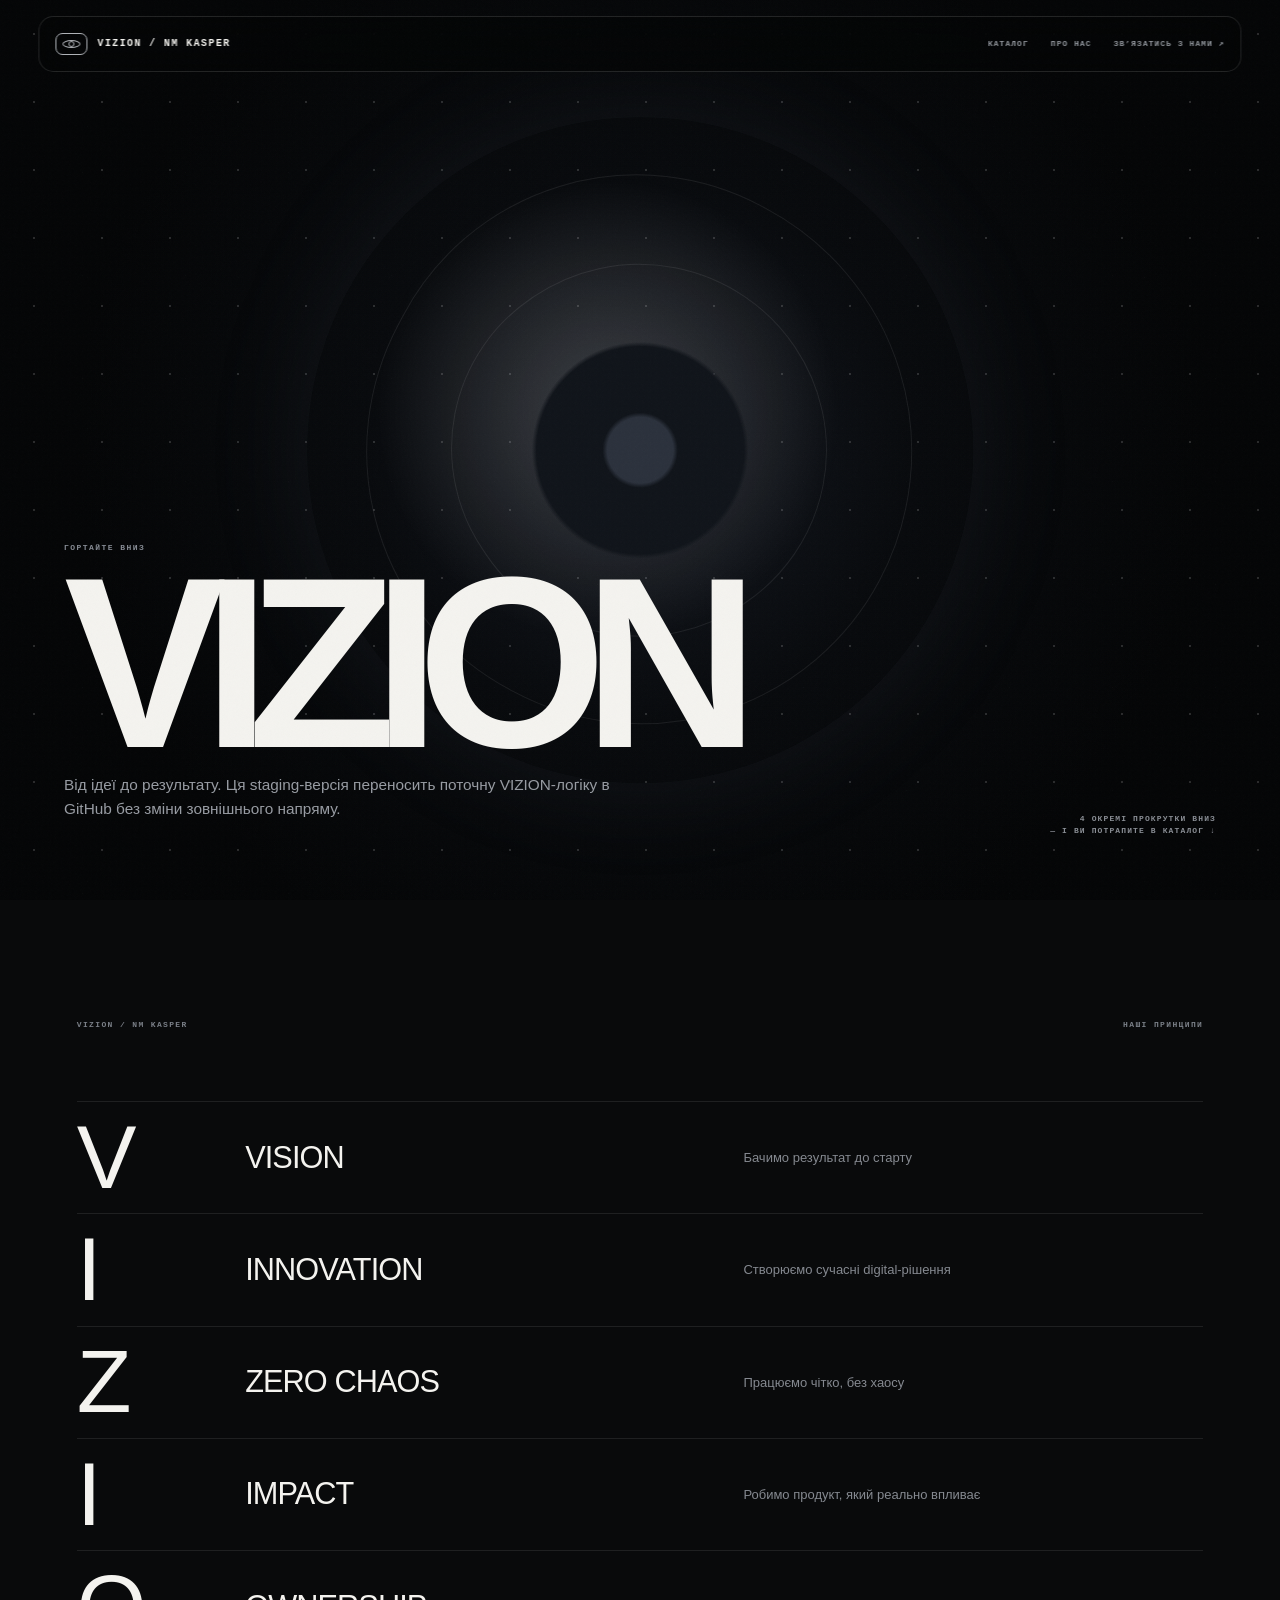
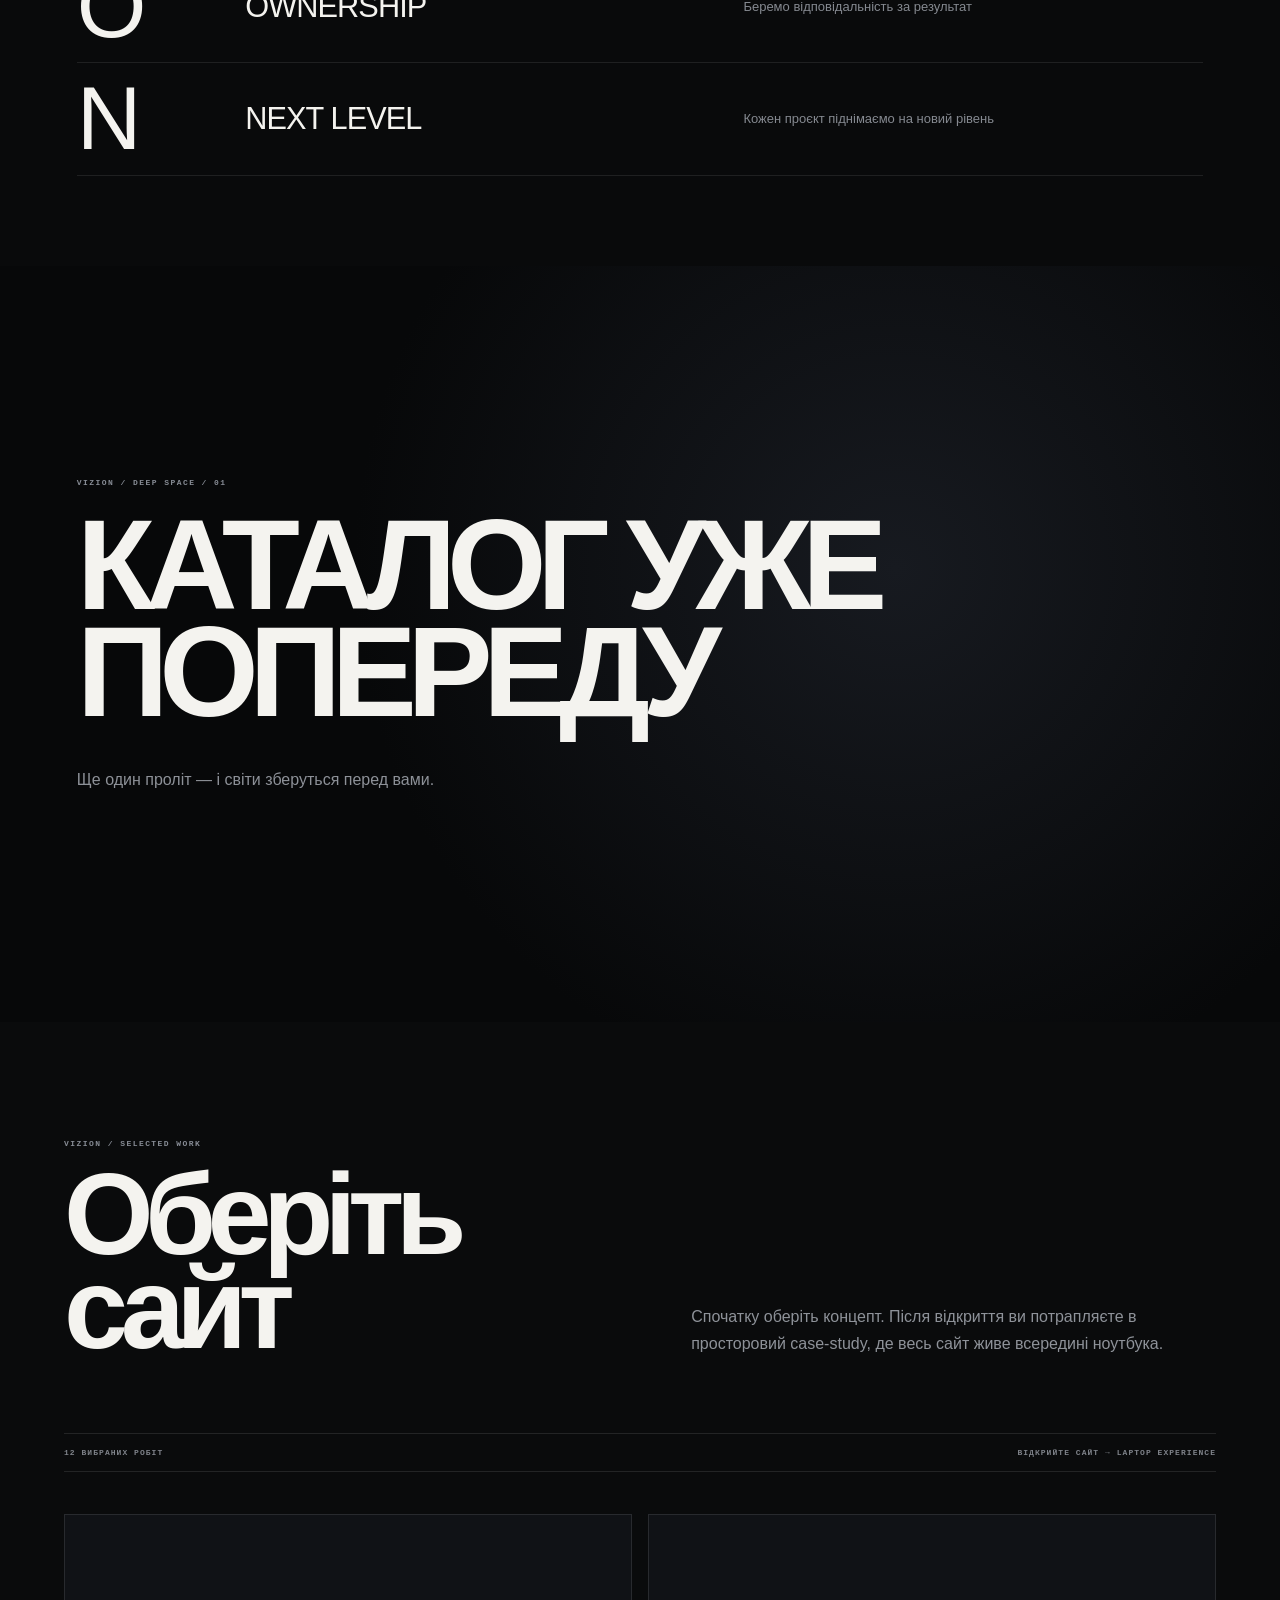
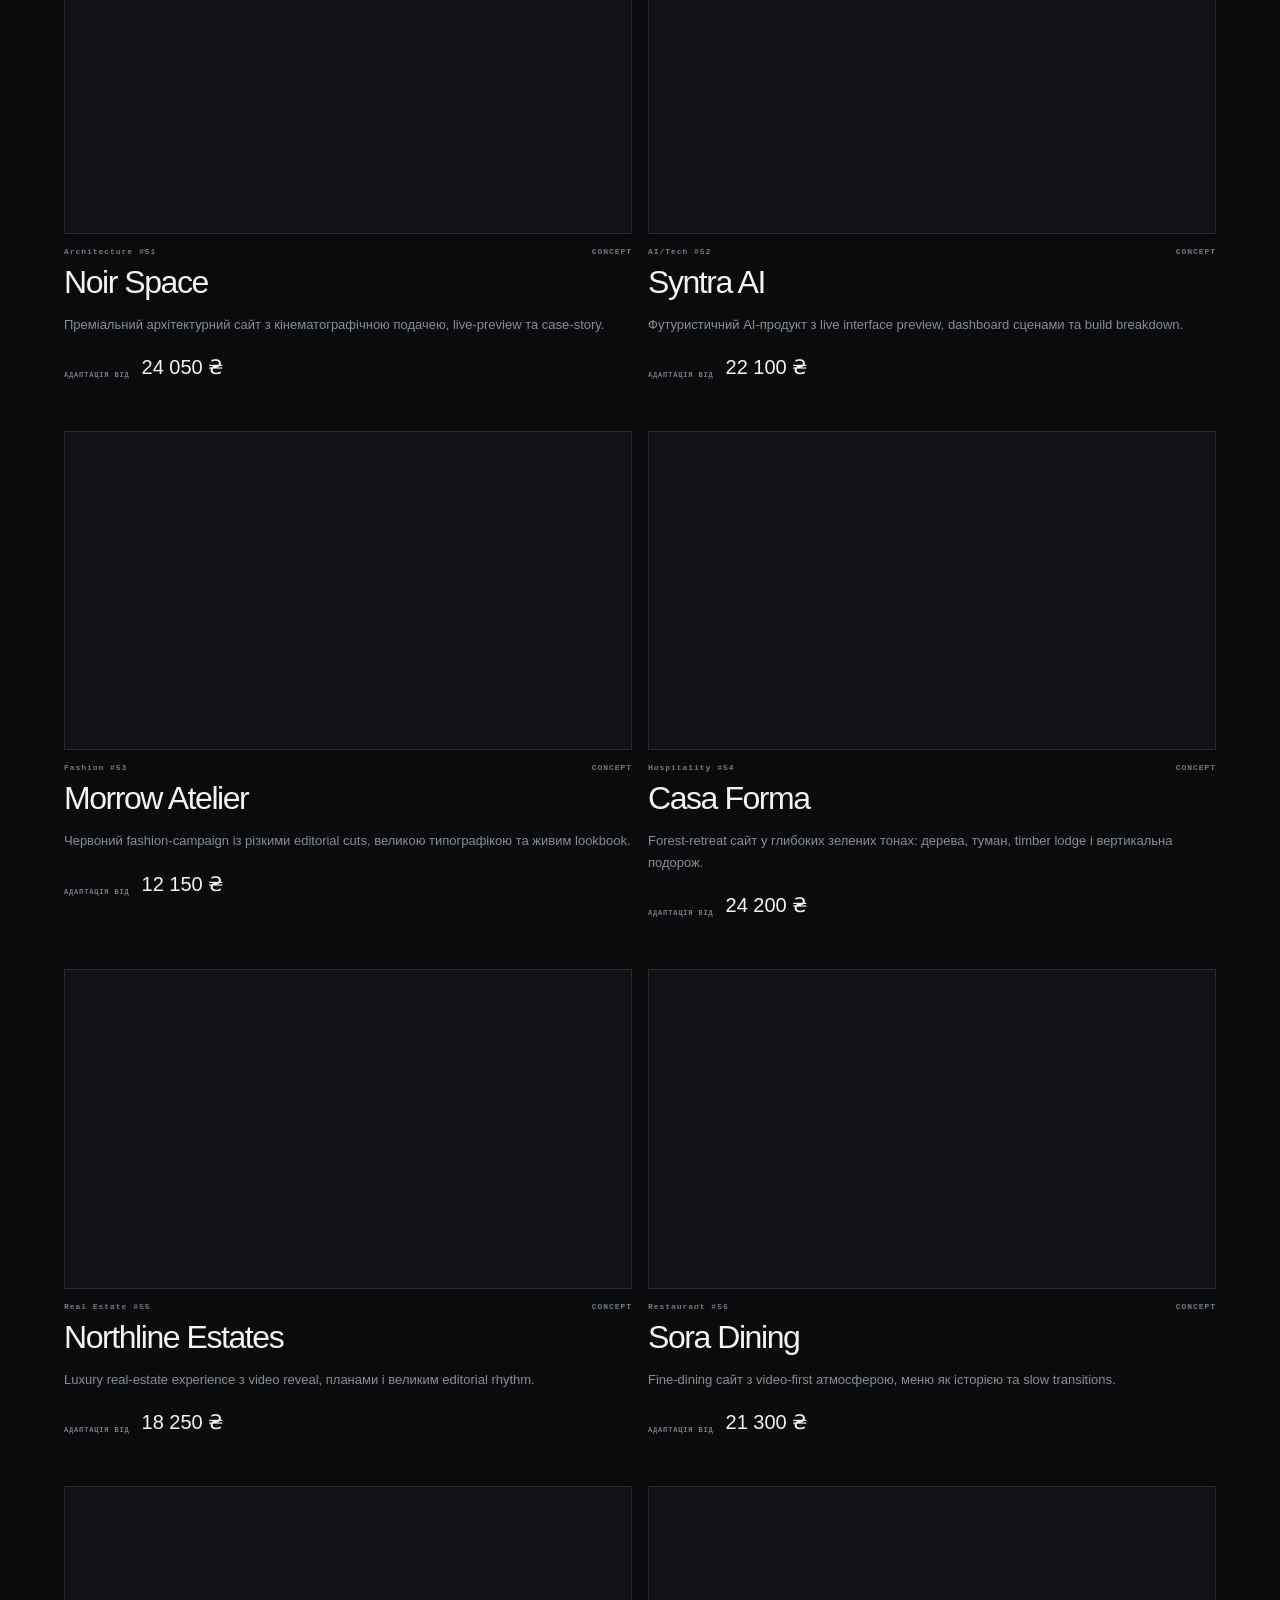
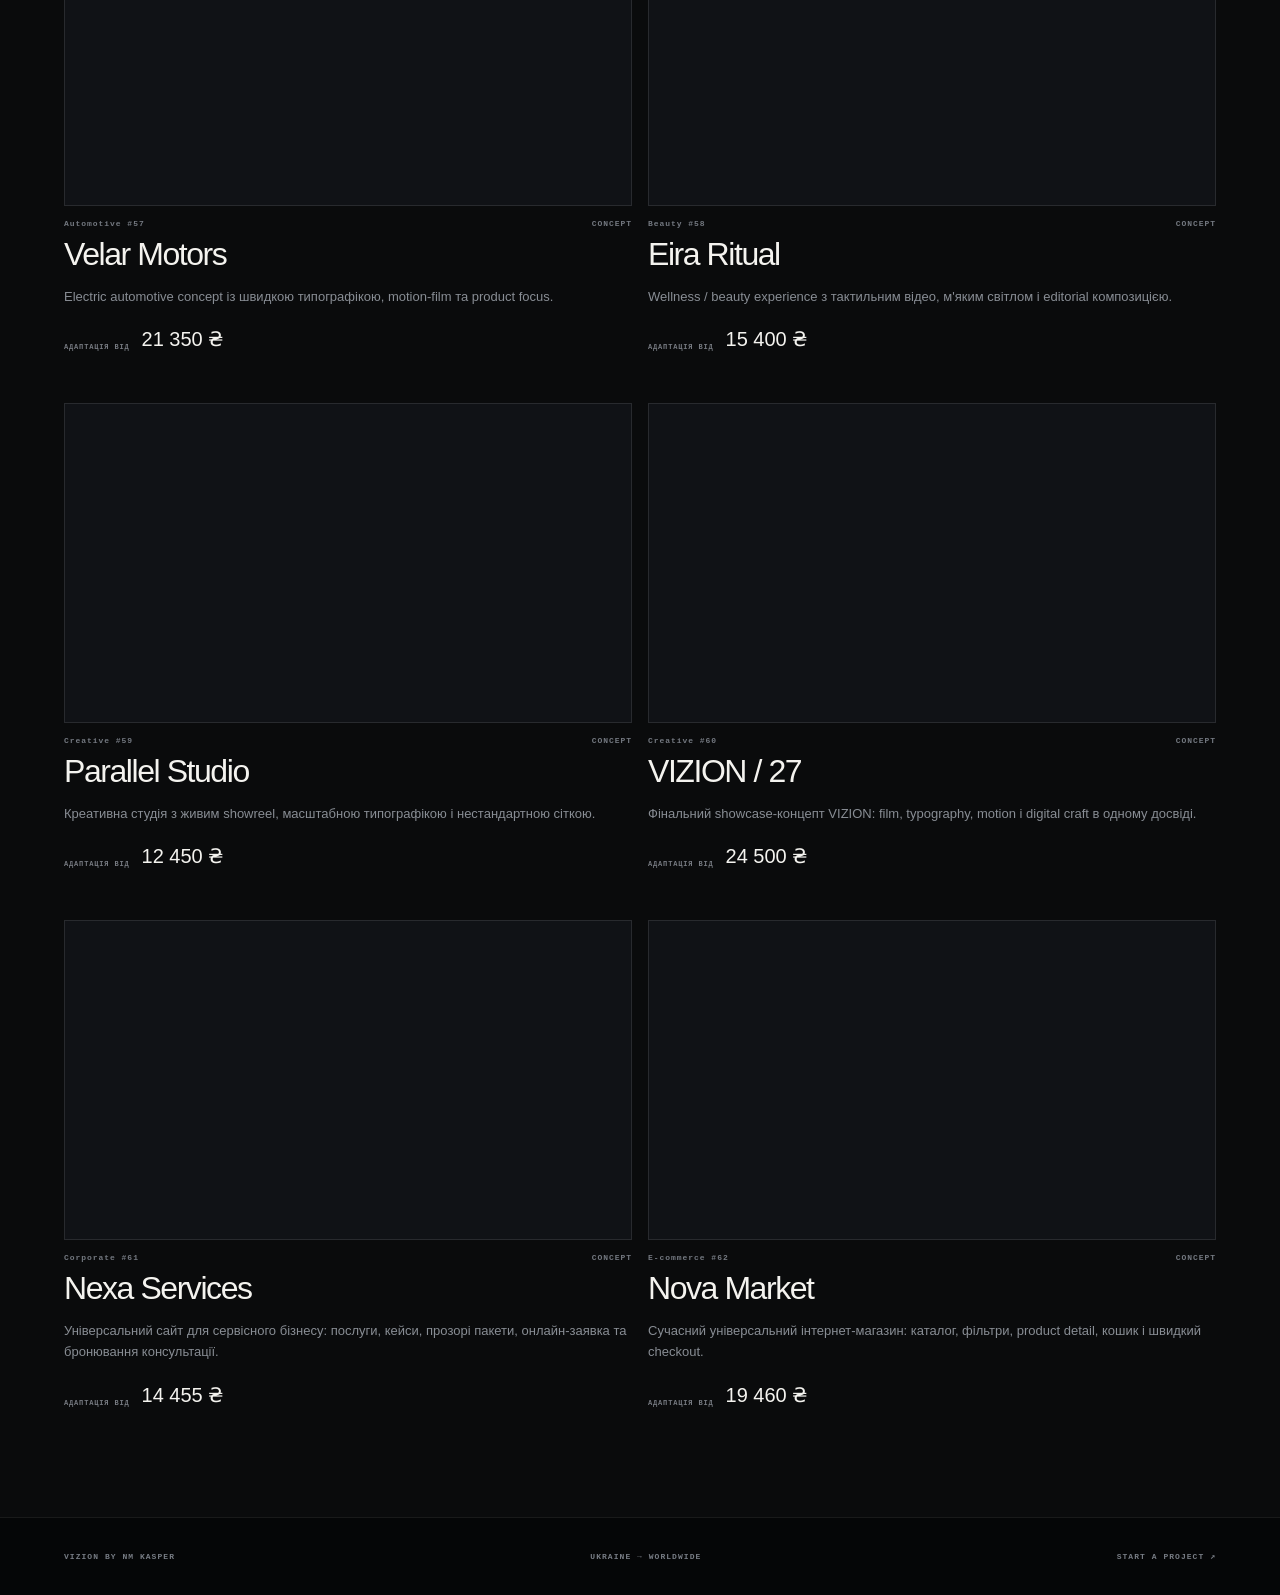
<file: vizion-migration/staging/index.html>
<!doctype html><html lang="uk"><head><meta charset="utf-8"><meta name="viewport" content="width=device-width,initial-scale=1"><title>Створення сайтів під ключ в Україні та Європі | VIZION</title><meta name="description" content="VIZION by NM Kasper — дизайн і розробка сучасних сайтів під ключ: лендінги, корпоративні сайти, каталоги, магазини, motion та інтерактив."><link rel="stylesheet" href="styles.css"></head><body><div class="noise"></div><header class="topbar"><a class="brand" href="index.html"><i class="eye"></i><span>VIZION / NM KASPER</span></a><nav class="nav"><a href="#catalog">КАТАЛОГ</a><a href="about.html">ПРО НАС</a><a href="https://t.me/kaspertt77" target="_blank" rel="noreferrer">ЗВ’ЯЗАТИСЬ З НАМИ ↗</a></nav></header><main><section class="space"><div class="stars"></div><div class="orb"></div><div class="hero-content"><span class="kicker">ГОРТАЙТЕ ВНИЗ</span><h1>VIZION</h1><p>Від ідеї до результату. Ця staging-версія переносить поточну VIZION-логіку в GitHub без зміни зовнішнього напряму.</p></div><div class="scroll-note">4 ОКРЕМІ ПРОКРУТКИ ВНИЗ<br>— І ВИ ПОТРАПИТЕ В КАТАЛОГ ↓</div></section><section class="manifesto"><div class="manifesto-head"><span>VIZION / NM KASPER</span><span>НАШІ ПРИНЦИПИ</span></div><div class="letters"><div class="letter"><strong>V</strong><b>VISION</b><small>Бачимо результат до старту</small></div><div class="letter"><strong>I</strong><b>INNOVATION</b><small>Створюємо сучасні digital-рішення</small></div><div class="letter"><strong>Z</strong><b>ZERO CHAOS</b><small>Працюємо чітко, без хаосу</small></div><div class="letter"><strong>I</strong><b>IMPACT</b><small>Робимо продукт, який реально впливає</small></div><div class="letter"><strong>O</strong><b>OWNERSHIP</b><small>Беремо відповідальність за результат</small></div><div class="letter"><strong>N</strong><b>NEXT LEVEL</b><small>Кожен проєкт піднімаємо на новий рівень</small></div></div></section><section class="deep-space"><span class="kicker">VIZION / DEEP SPACE / 01</span><h2>КАТАЛОГ УЖЕ<br>ПОПЕРЕДУ</h2><p>Ще один проліт — і світи зберуться перед вами.</p></section><section class="catalog" id="catalog"><div class="catalog-head"><div><span class="kicker">VIZION / SELECTED WORK</span><h2>Оберіть сайт</h2></div><p>Спочатку оберіть концепт. Після відкриття ви потрапляєте в просторовий case-study, де весь сайт живе всередині ноутбука.</p></div><div class="catalog-meta"><span>12 ВИБРАНИХ РОБІТ</span><span>ВІДКРИЙТЕ САЙТ → LAPTOP EXPERIENCE</span></div><div class="grid" id="catalogGrid"></div></section></main><footer class="footer"><span>VIZION BY NM KASPER</span><span>UKRAINE → WORLDWIDE</span><a href="https://t.me/kaspertt77" target="_blank">START A PROJECT ↗</a></footer><script src="data.js"></script><script src="app.js"></script></body></html>
</file>
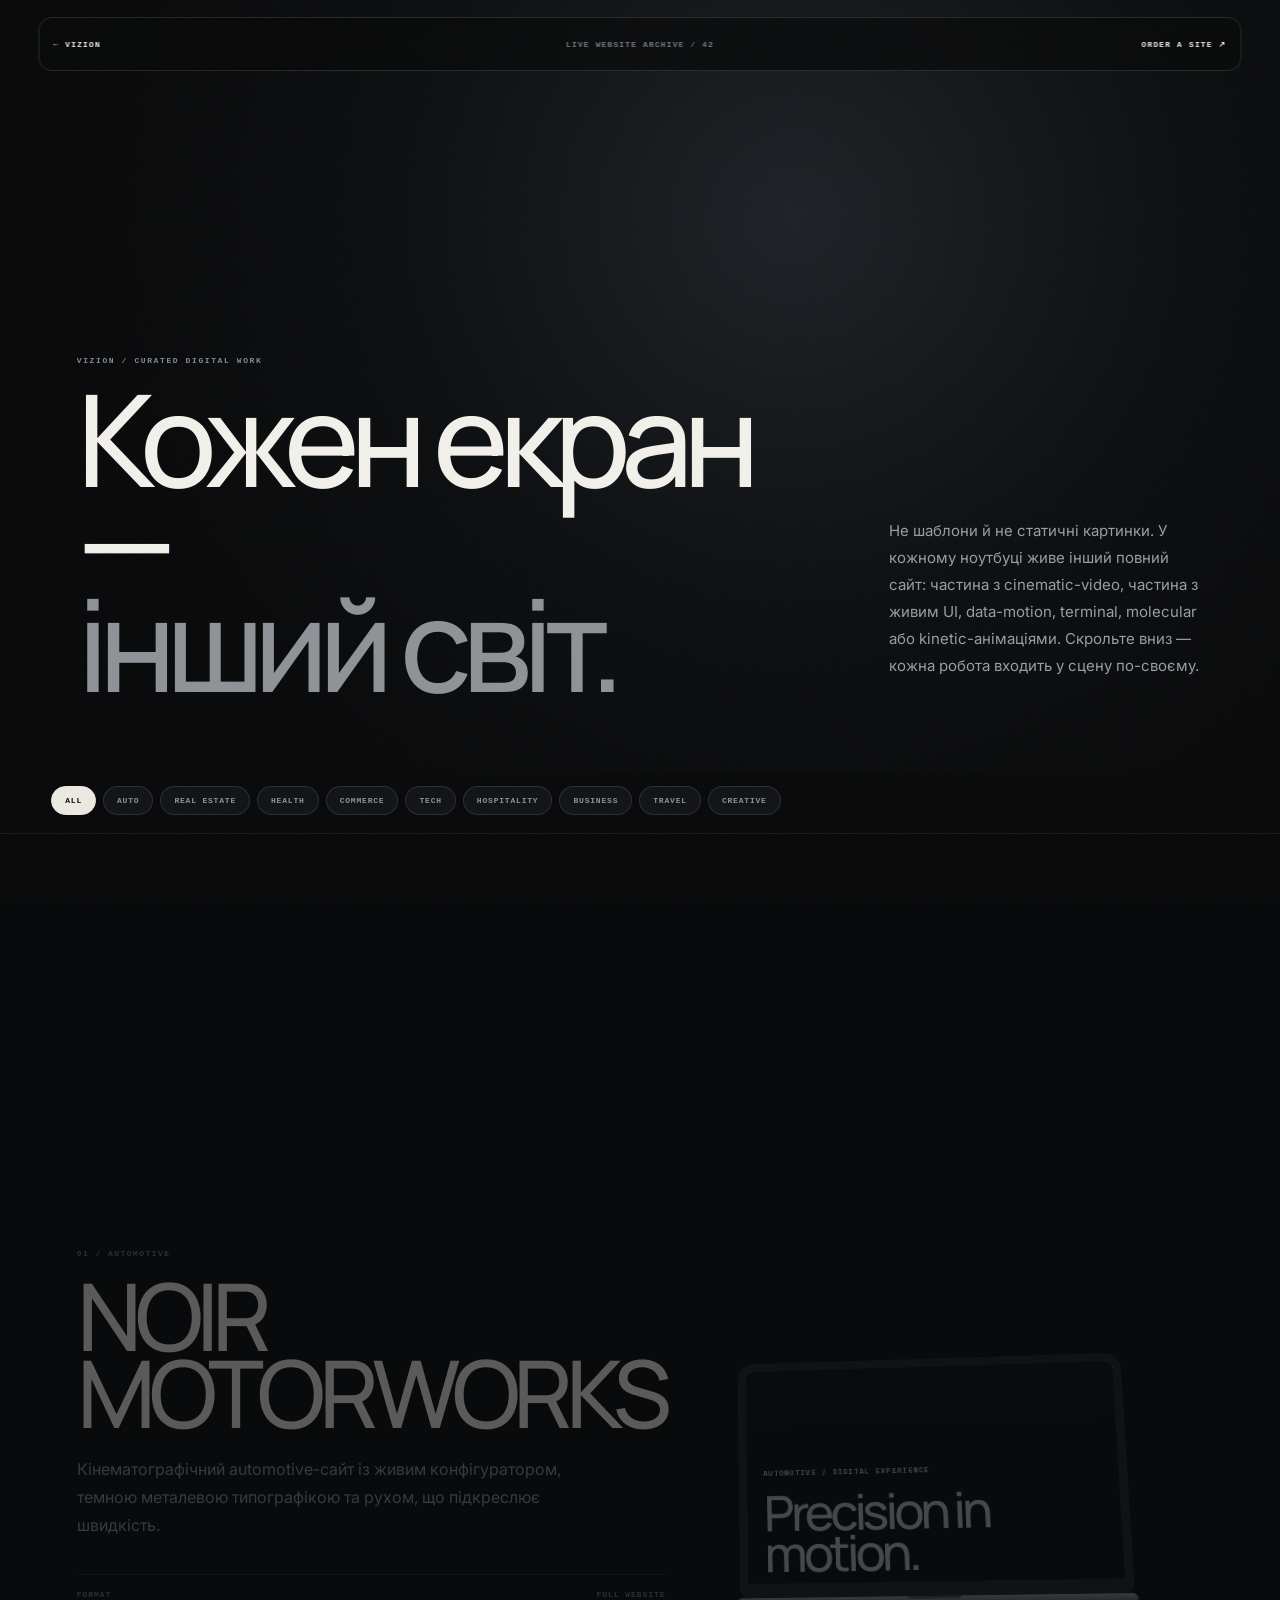
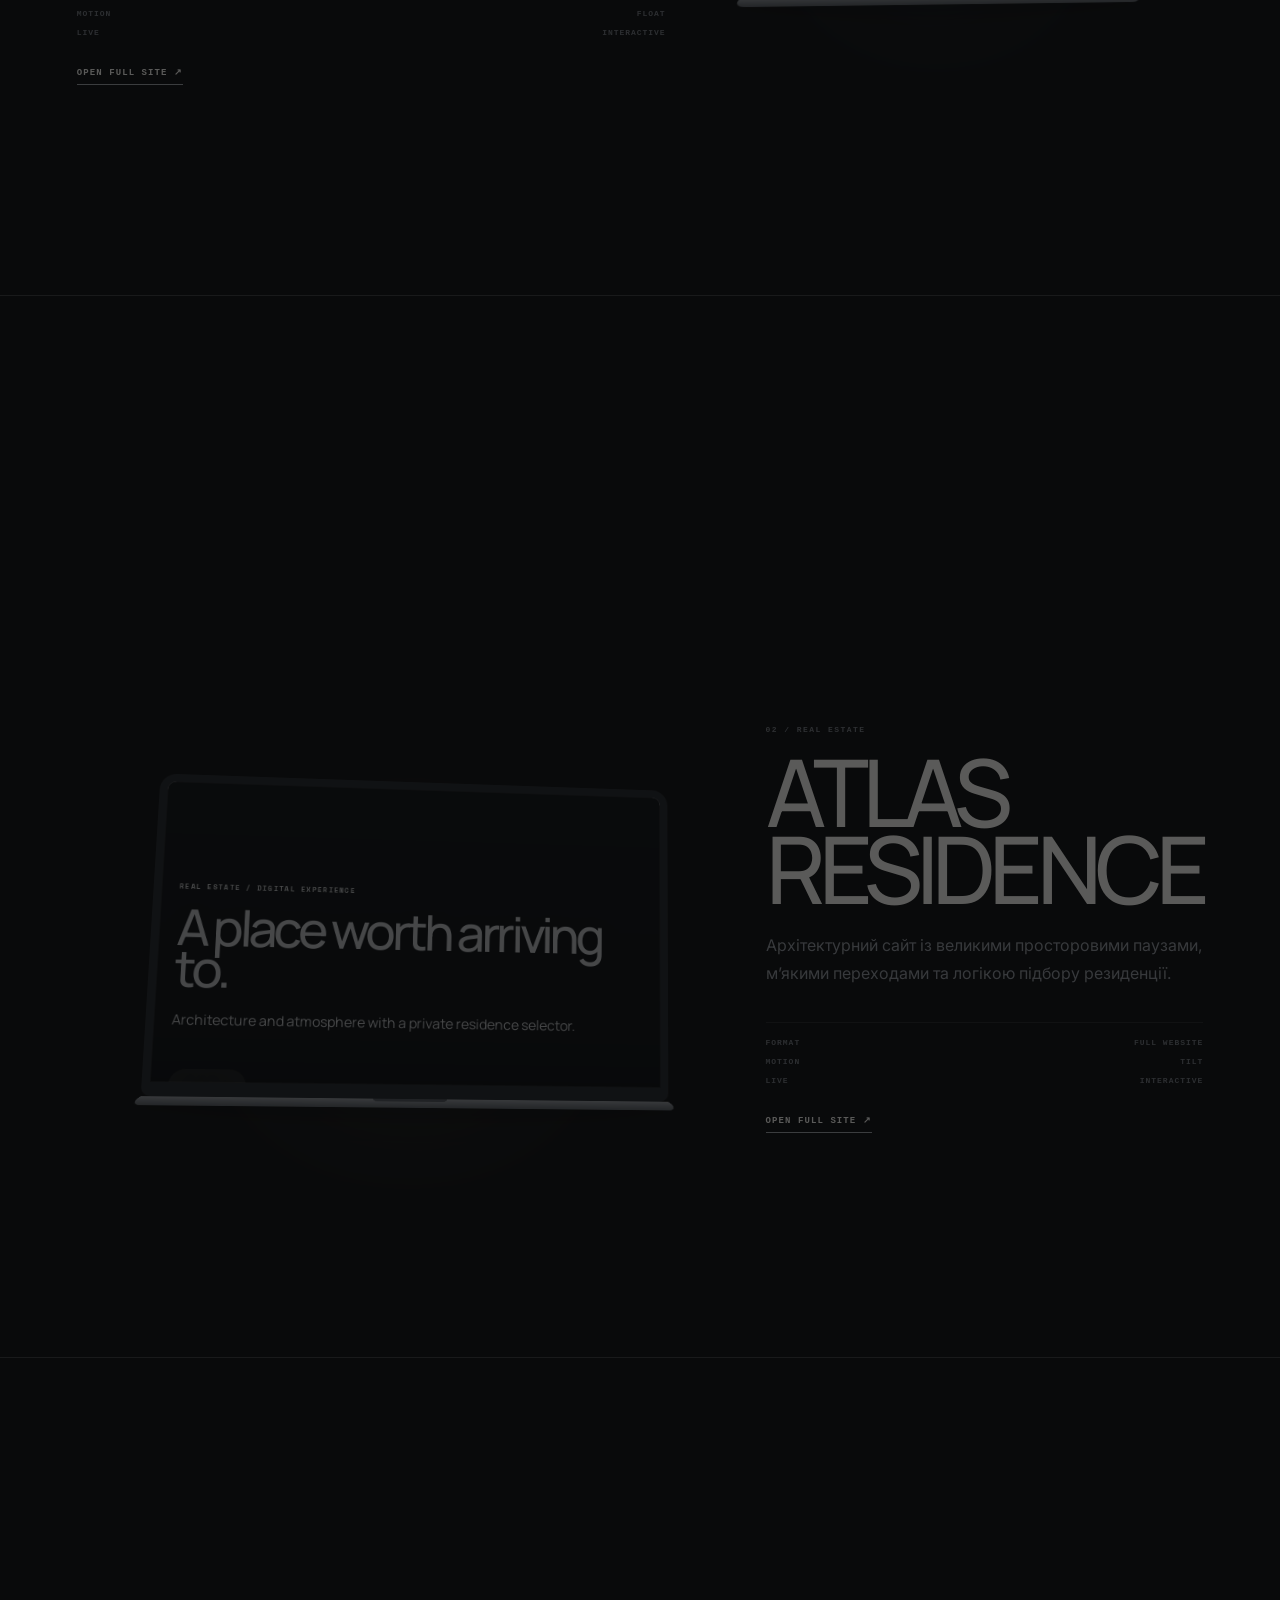
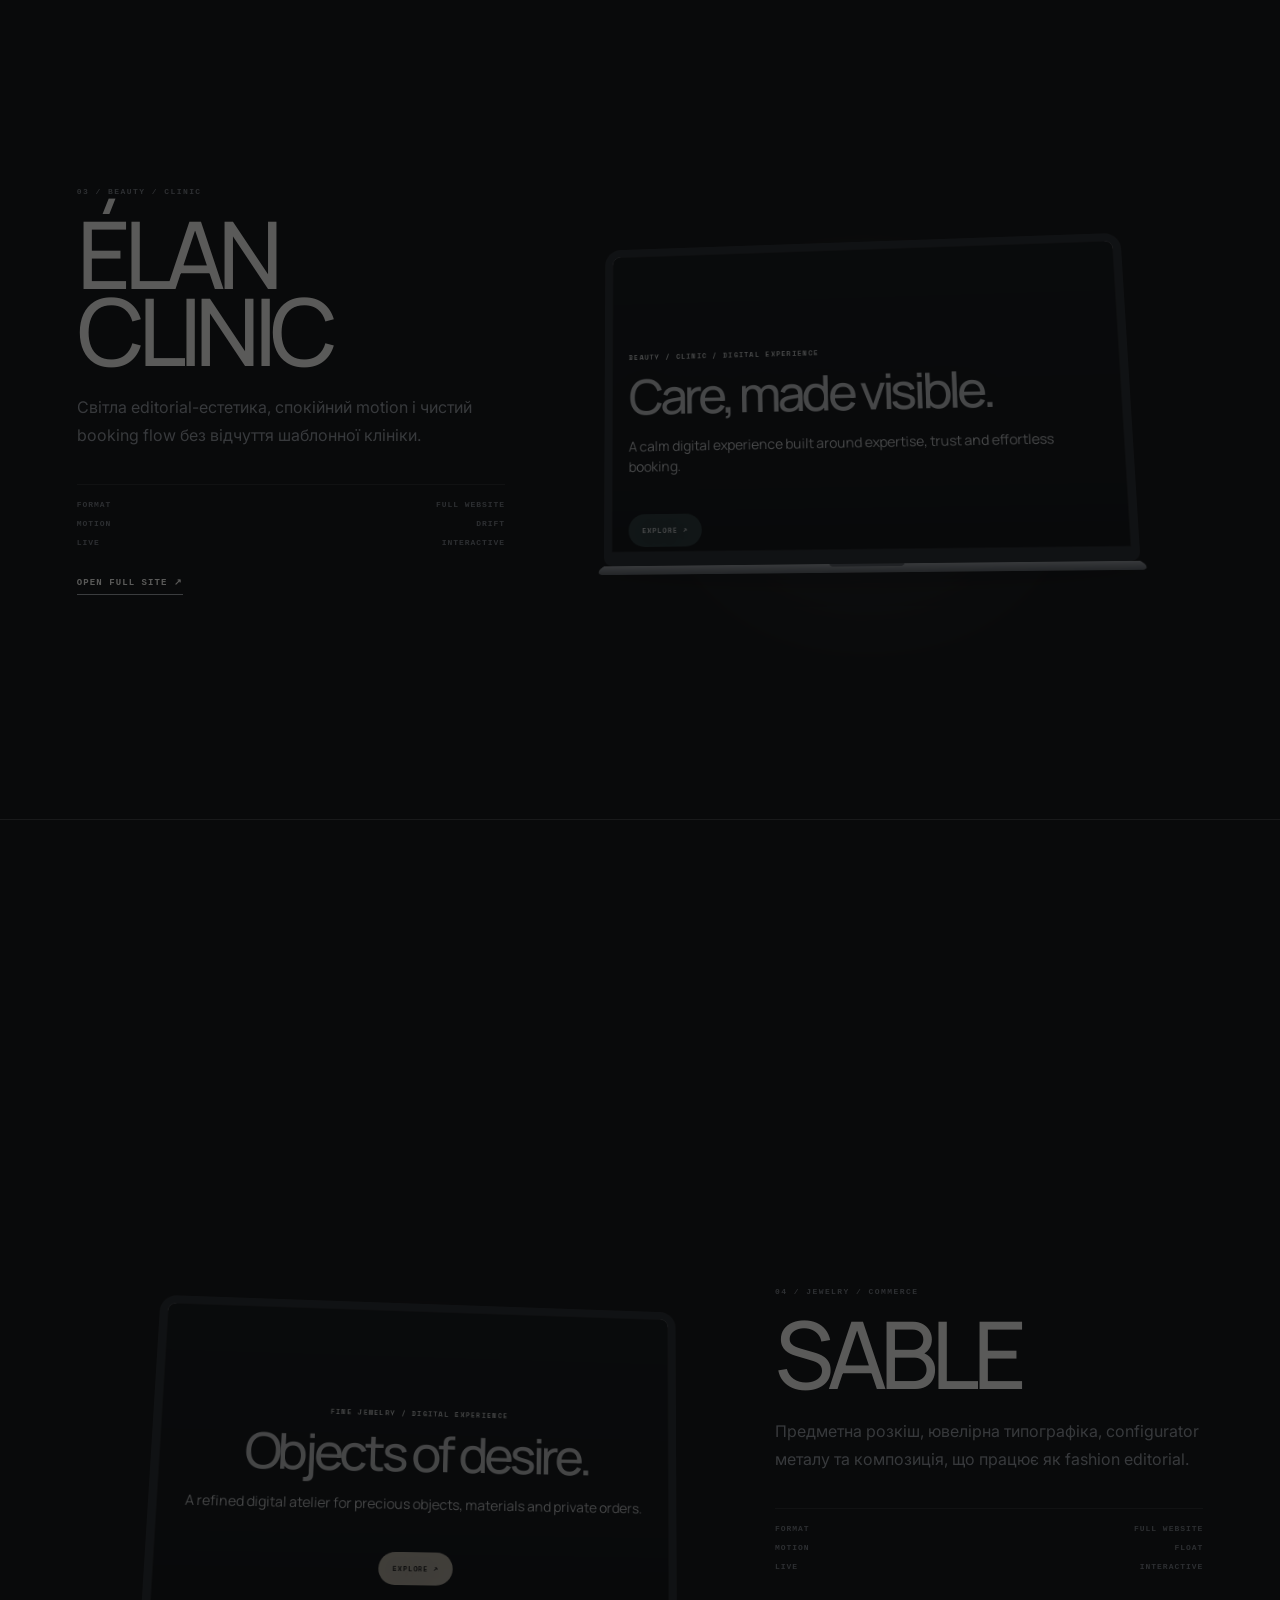
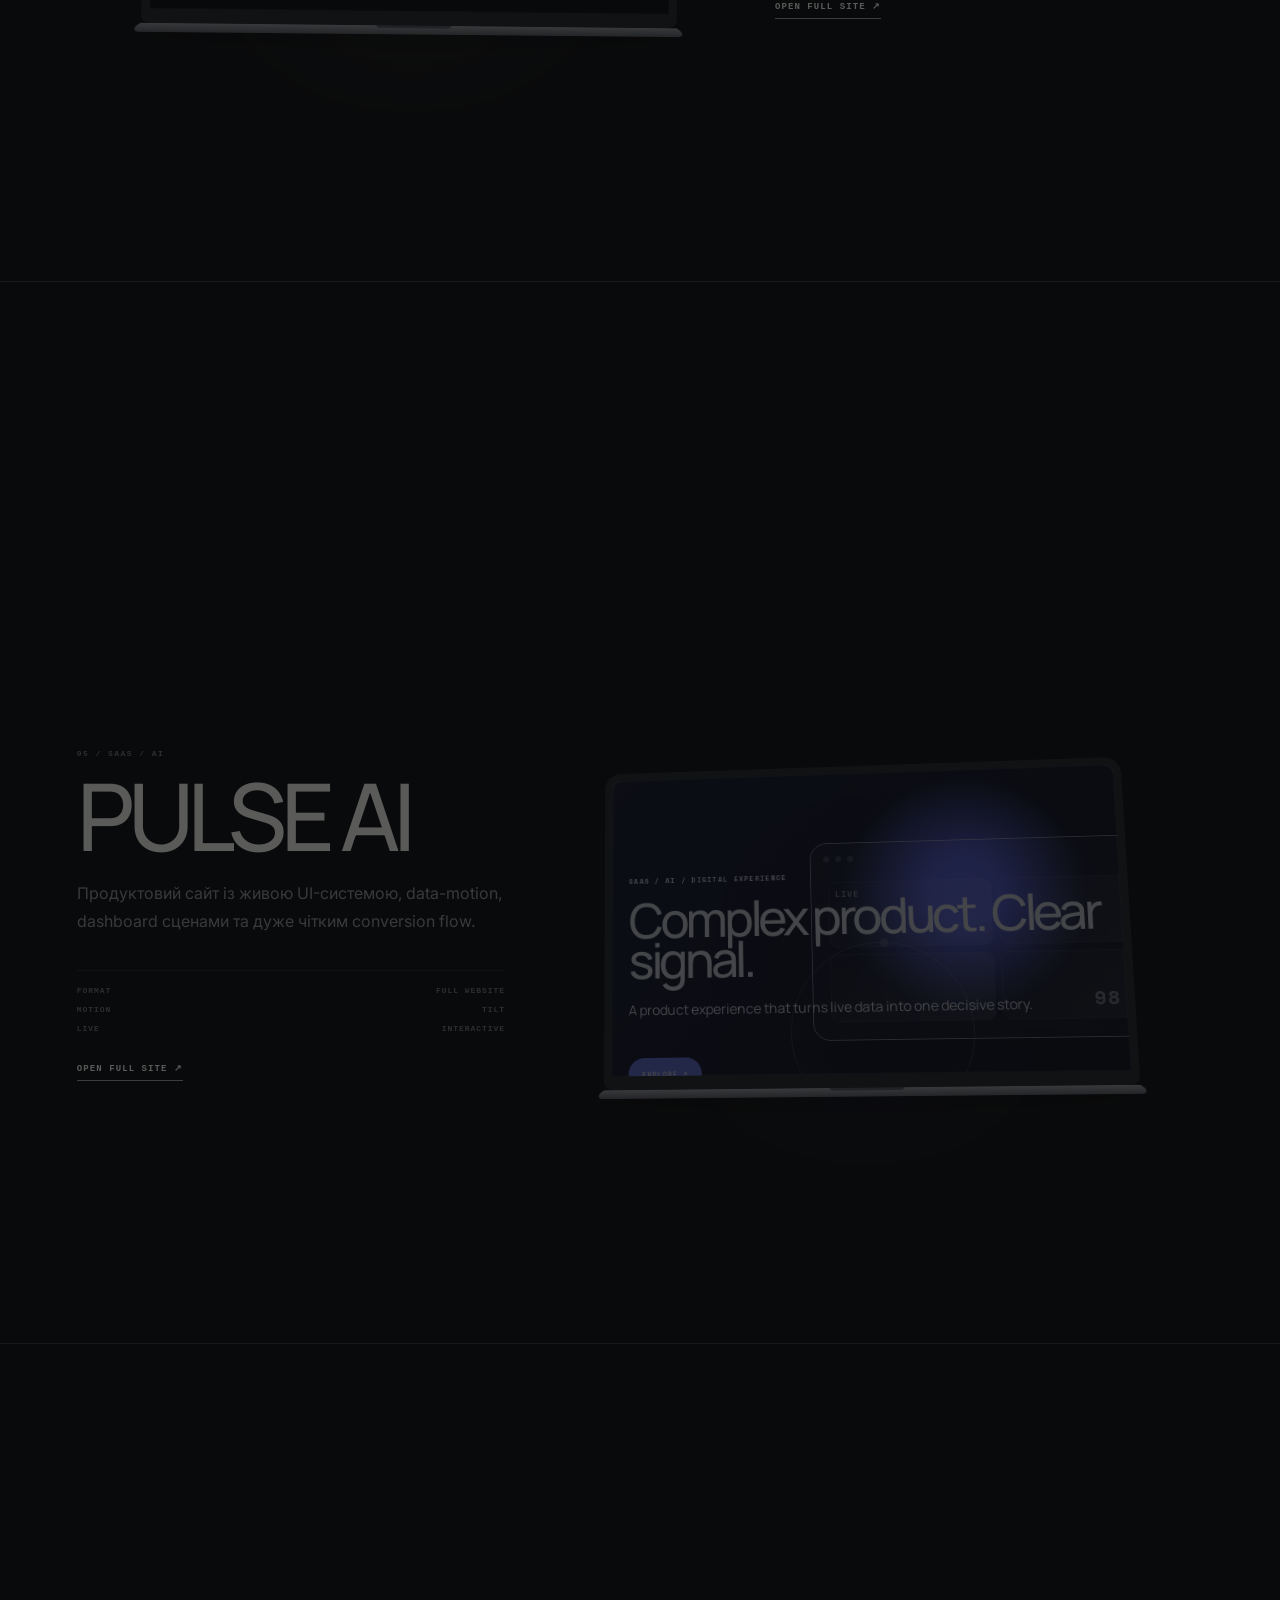
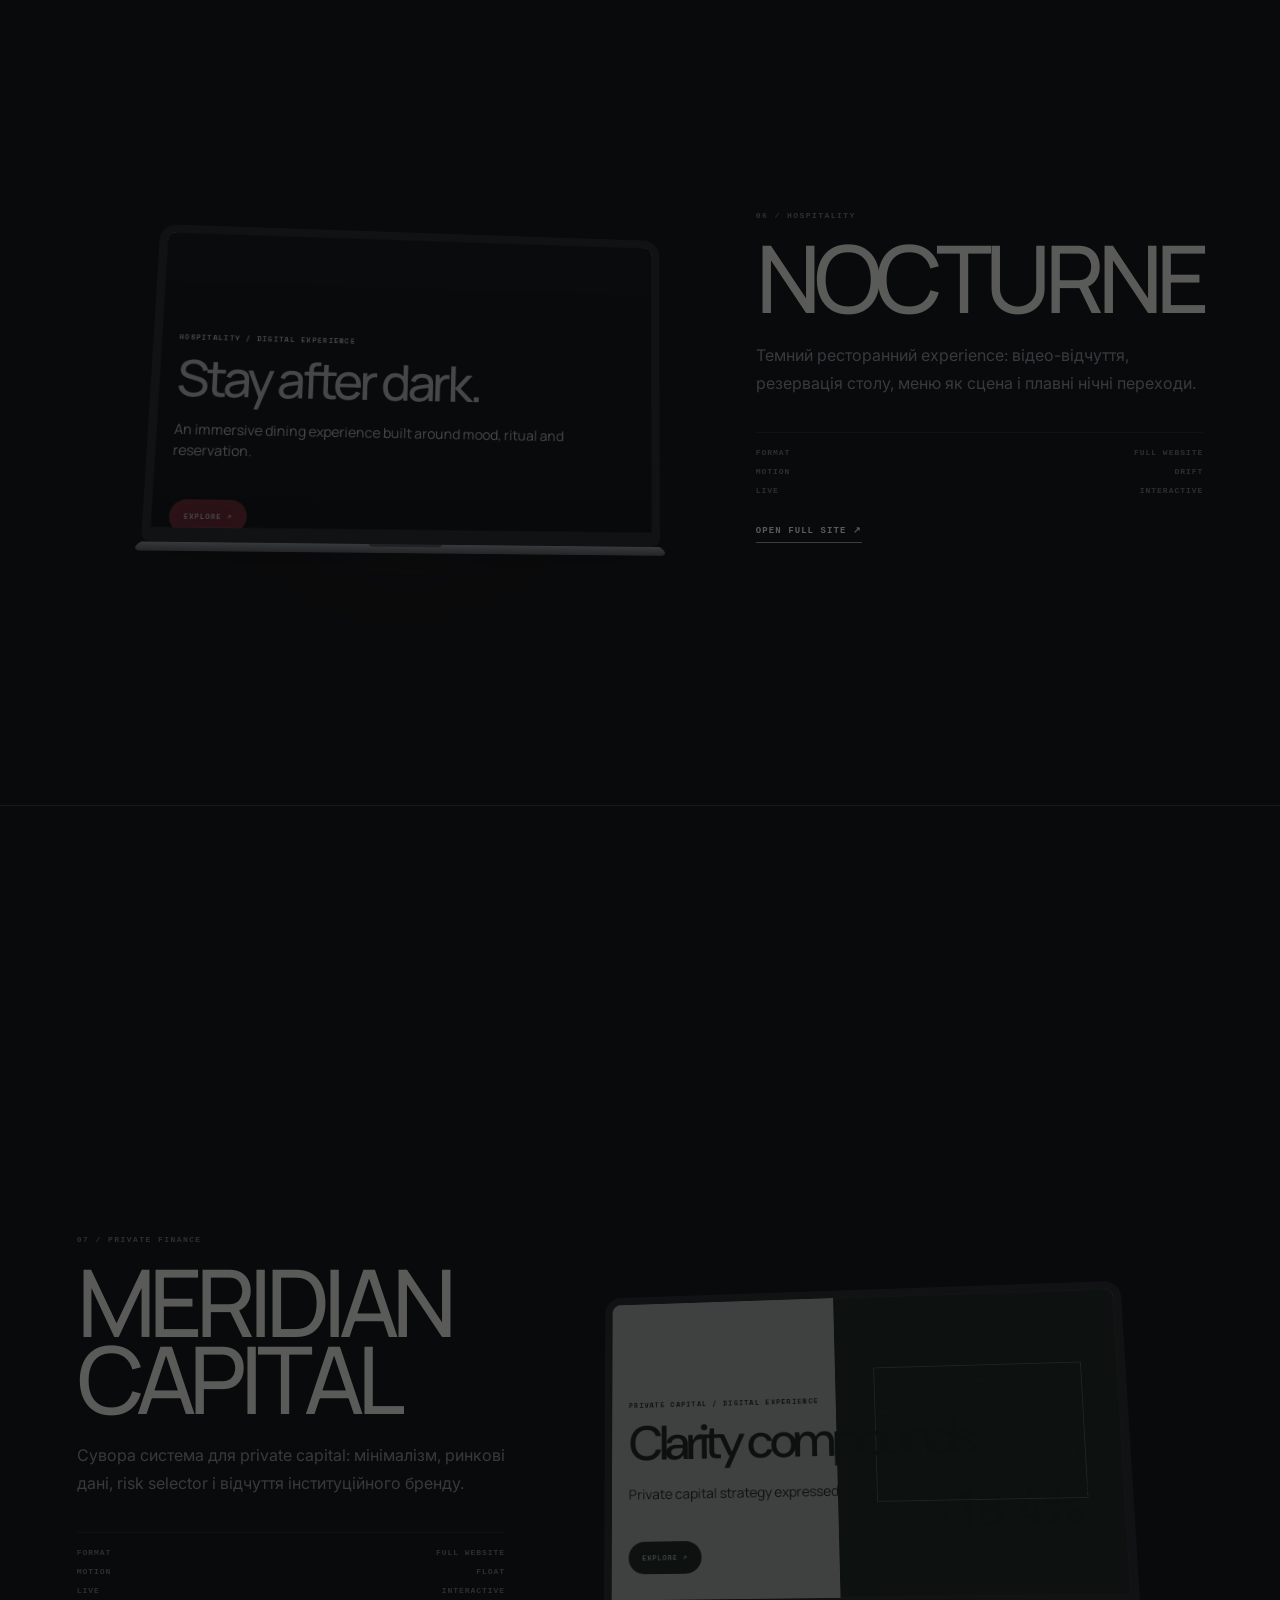
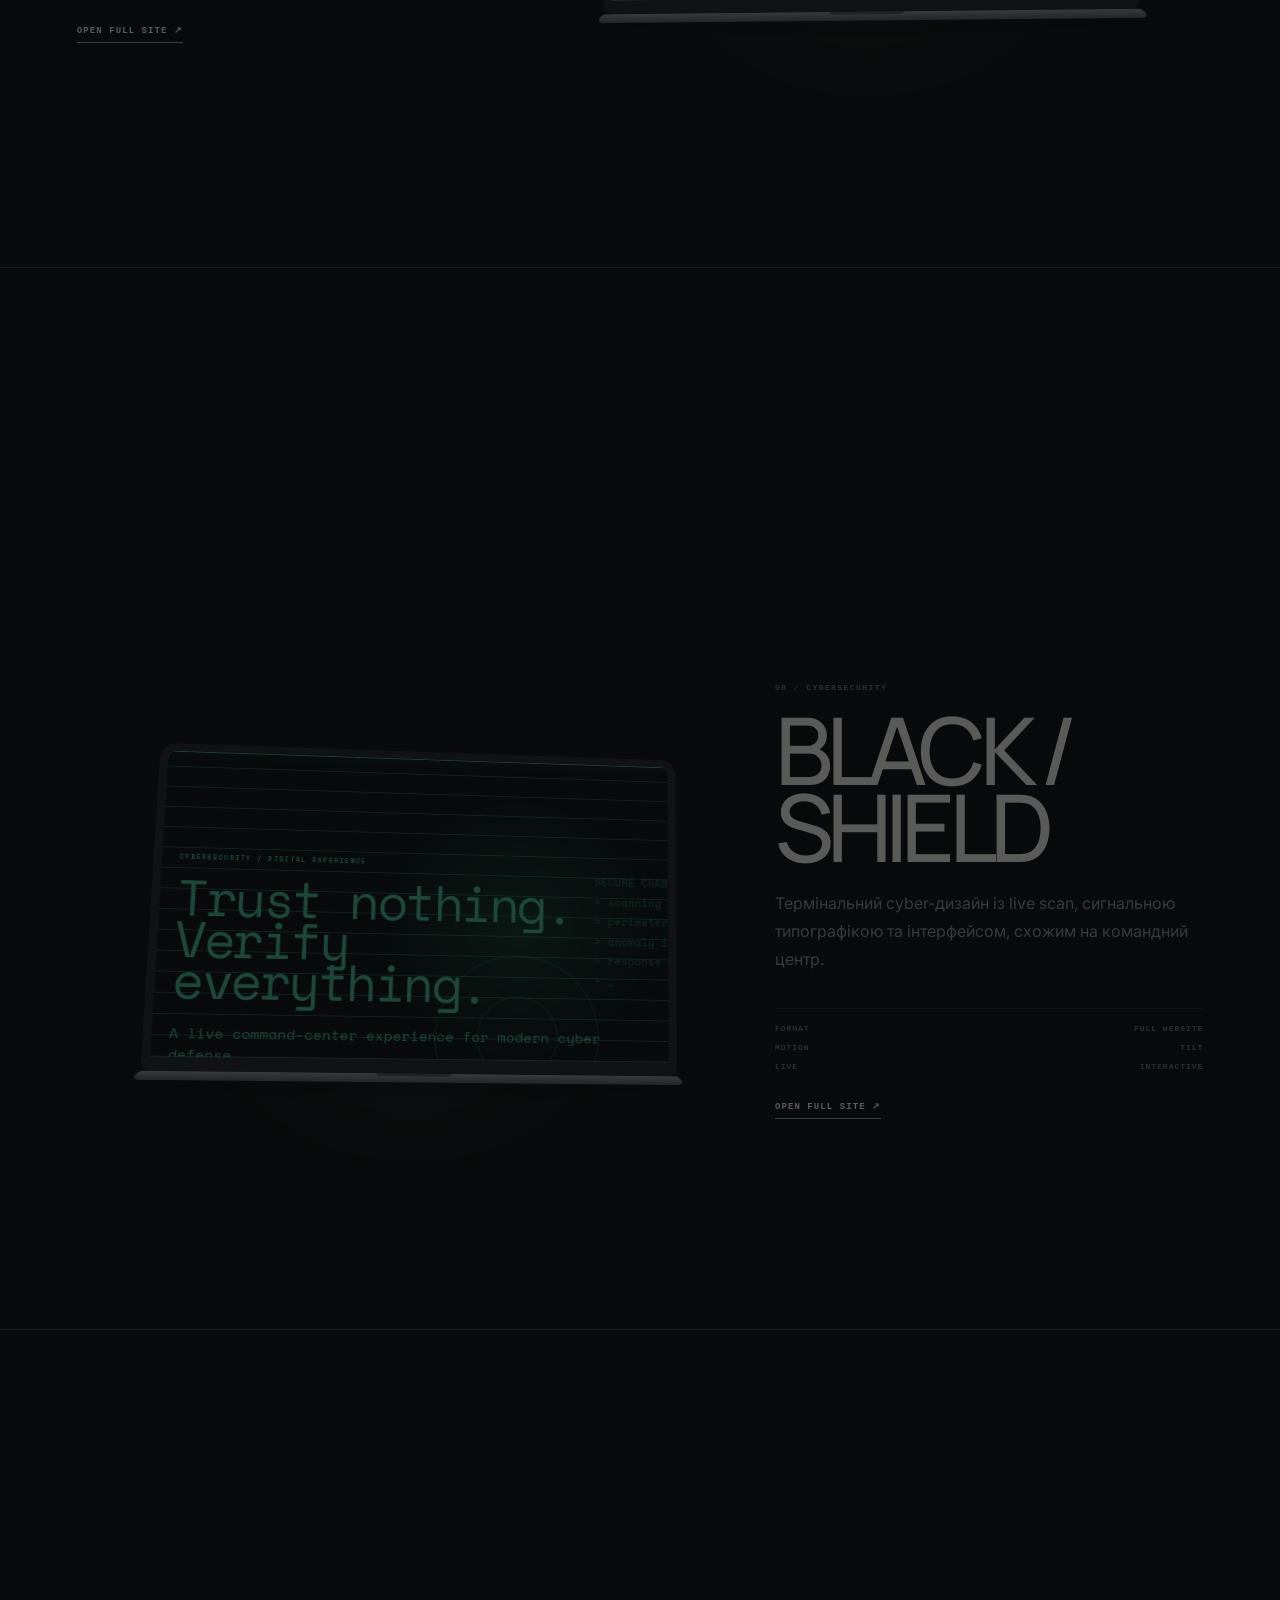
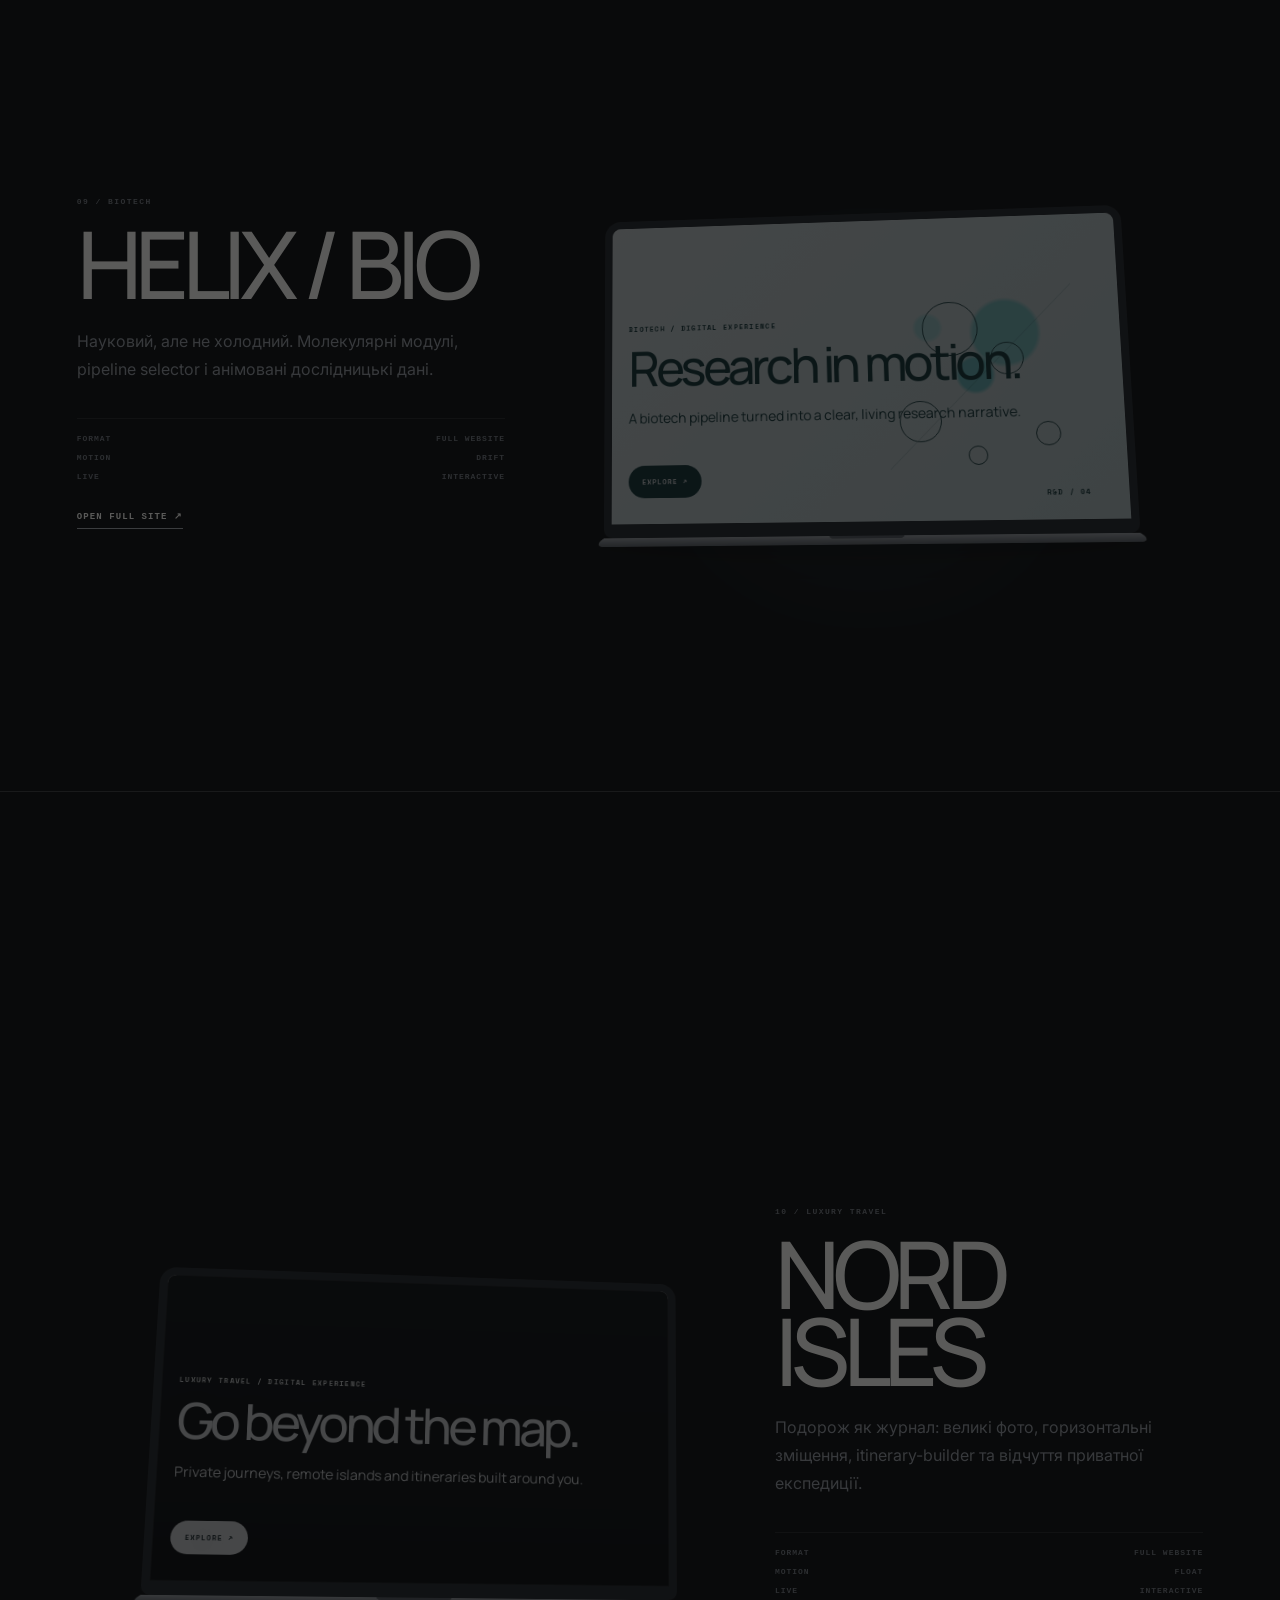
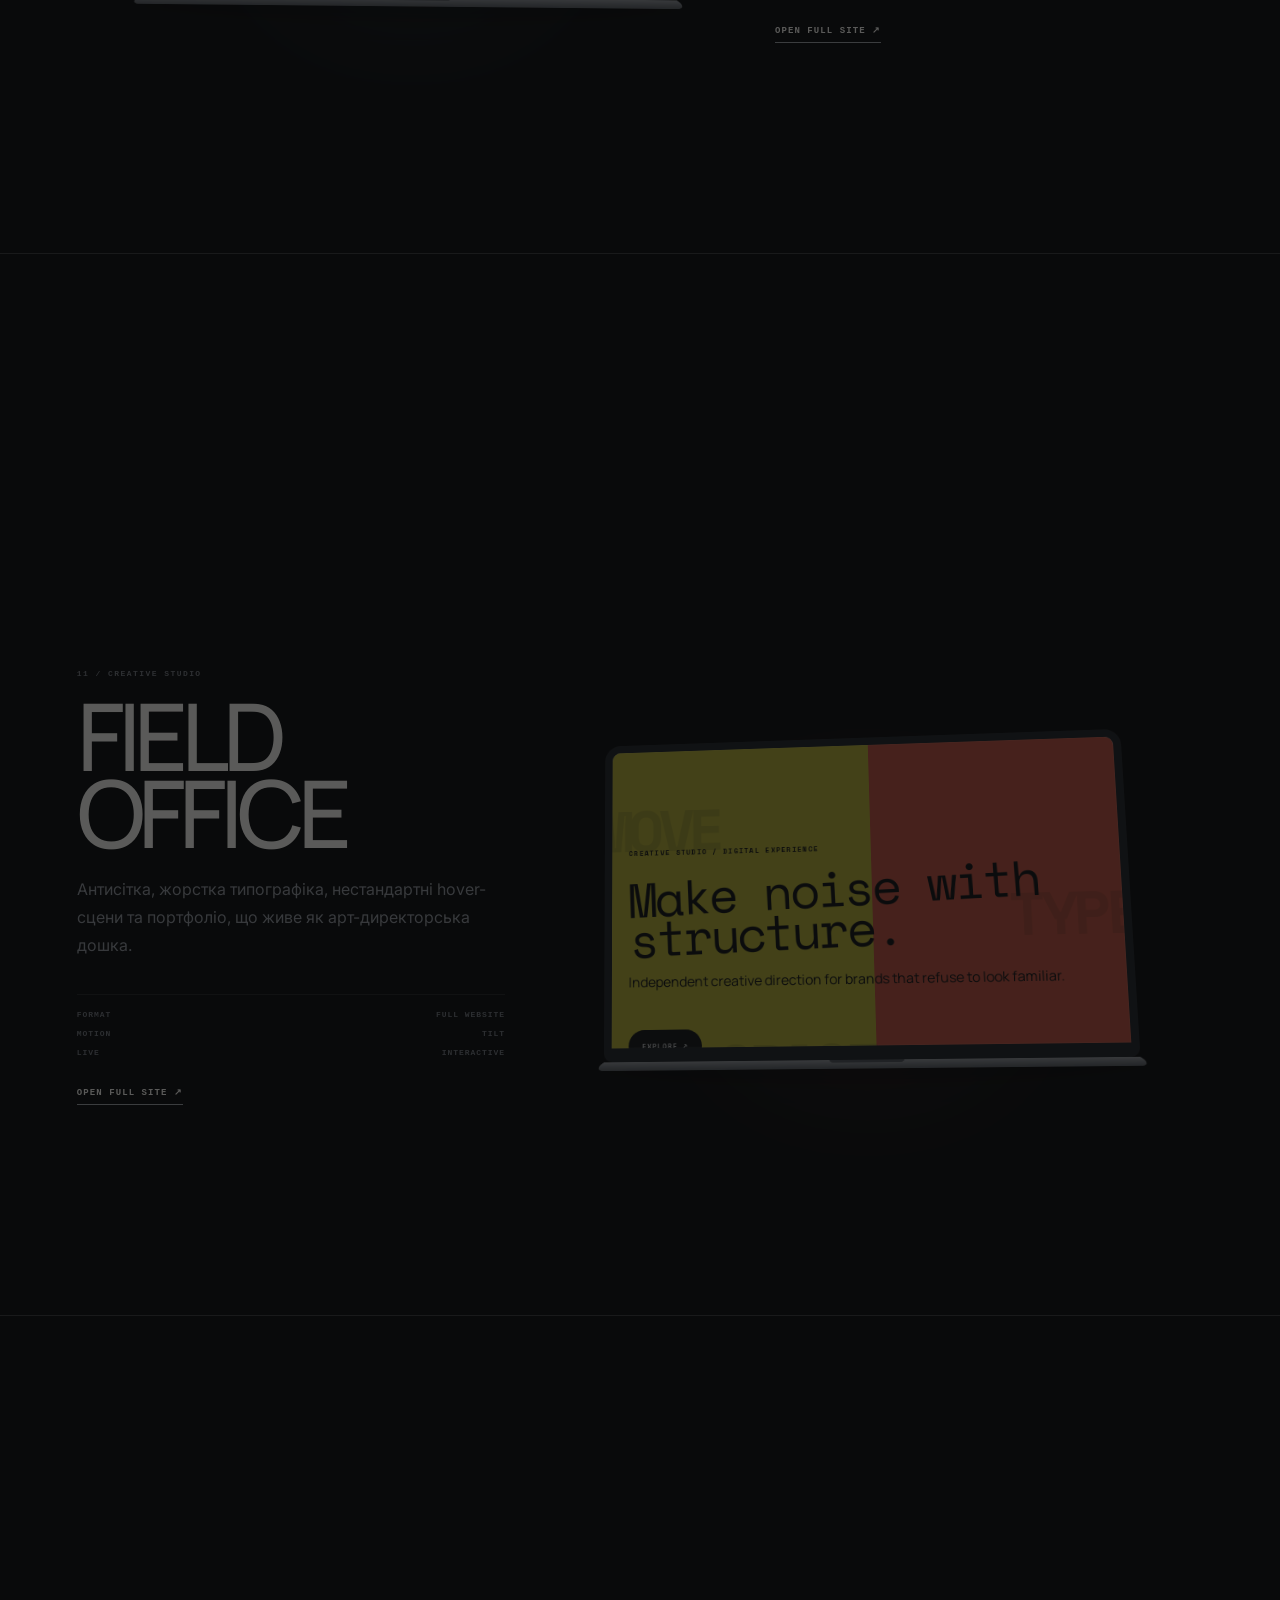
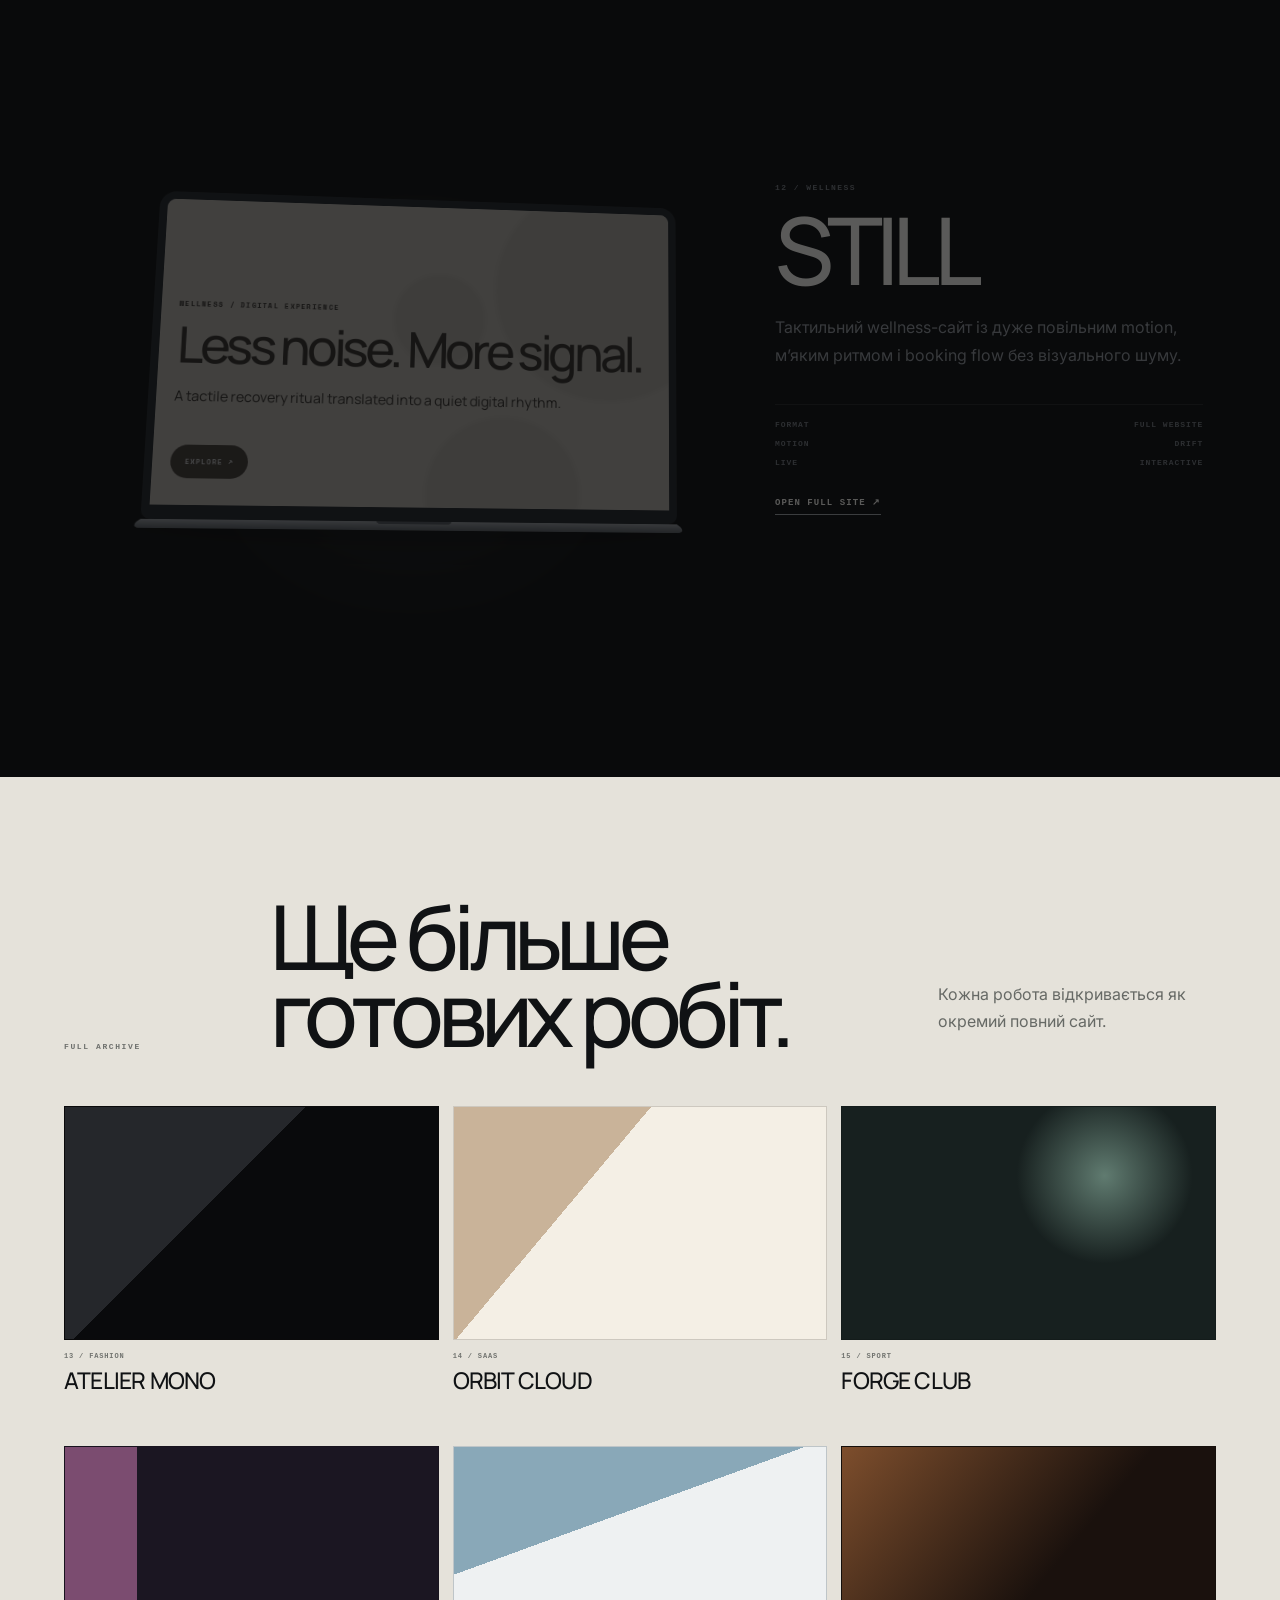
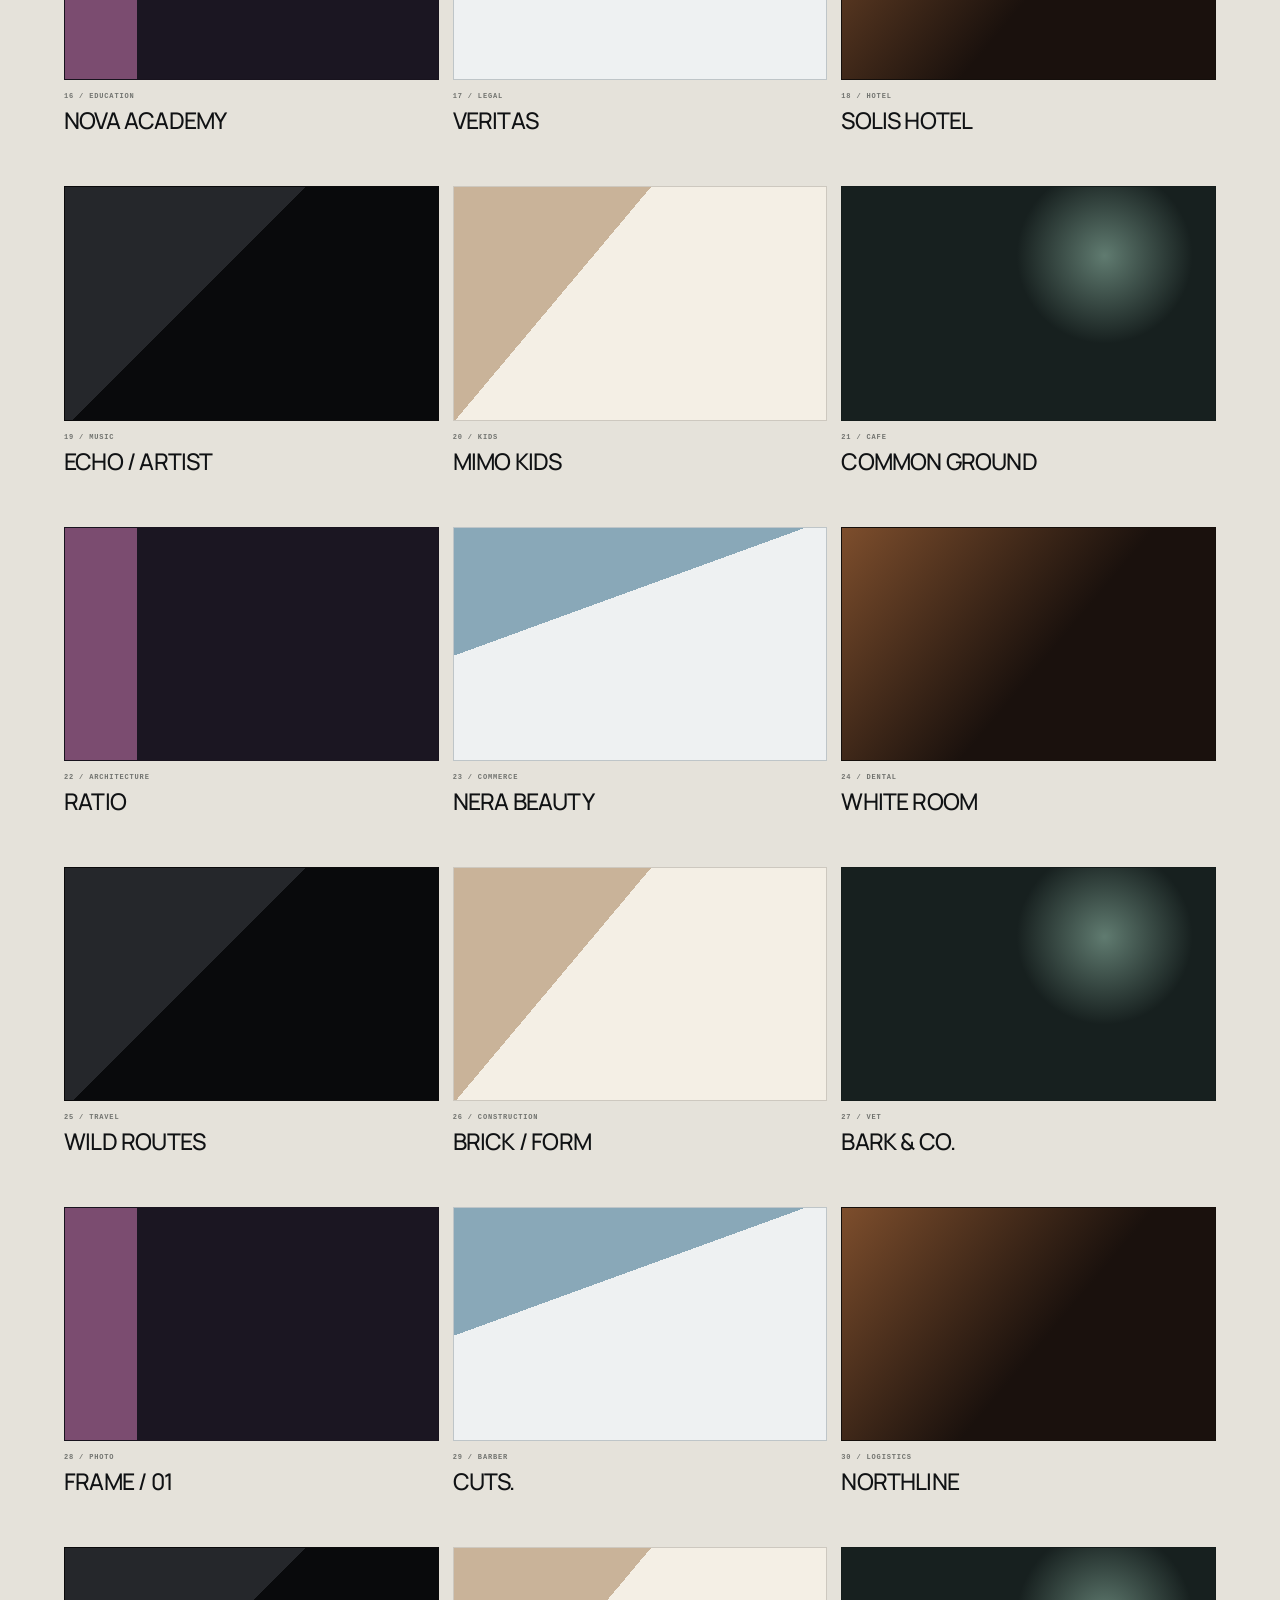
<file: catalog.html>
<!doctype html><html lang="uk"><head><meta charset="utf-8"/><meta name="viewport" content="width=device-width,initial-scale=1"/><meta name="theme-color" content="#090a0b"/><title>VIZION — Live Website Archive</title><meta name="description" content="Каталог VIZION: готові live-сайти для різних ніш, кожен з власним стилем, анімацією та UX."/><link rel="preconnect" href="https://fonts.googleapis.com"><link rel="preconnect" href="https://fonts.gstatic.com" crossorigin><link href="https://fonts.googleapis.com/css2?family=Inter:wght@400;500;600&family=Manrope:wght@400;500;600&display=swap" rel="stylesheet"><link rel="stylesheet" href="catalog.css"/></head><body>
<div class="grain"></div><header class="cat-nav"><a href="/">← VIZION</a><span>LIVE WEBSITE ARCHIVE / 42</span><a href="https://t.me/kaspertt77" target="_blank" rel="noreferrer">ORDER A SITE ↗</a></header>
<main>
<section class="cat-hero"><div><span>VIZION / CURATED DIGITAL WORK</span><h1>Кожен екран —<br/><i>інший світ.</i></h1></div><p>Не шаблони й не статичні картинки. У кожному ноутбуці живе інший повний сайт: частина з cinematic-video, частина з живим UI, data-motion, terminal, molecular або kinetic-анімаціями. Скрольте вниз — кожна робота входить у сцену по-своєму.</p></section>
<section class="filter-shell"><div class="filters" id="filters"></div></section>
<section class="showcase" id="showcase"></section>
<section class="archive"><div class="archive-head"><span>FULL ARCHIVE</span><h2>Ще більше<br/>готових робіт.</h2><p>Кожна робота відкривається як окремий повний сайт.</p></div><div class="archive-grid" id="archiveGrid"></div></section>
<section class="cat-end"><span>YOUR BRAND / NEXT</span><h2>Наступний екран<br/>може бути вашим.</h2><a href="https://t.me/kaspertt77" target="_blank" rel="noreferrer">ОБГОВОРИТИ ПРОЄКТ ↗</a></section>
</main><script src="catalog.js"></script></body></html>
</file>
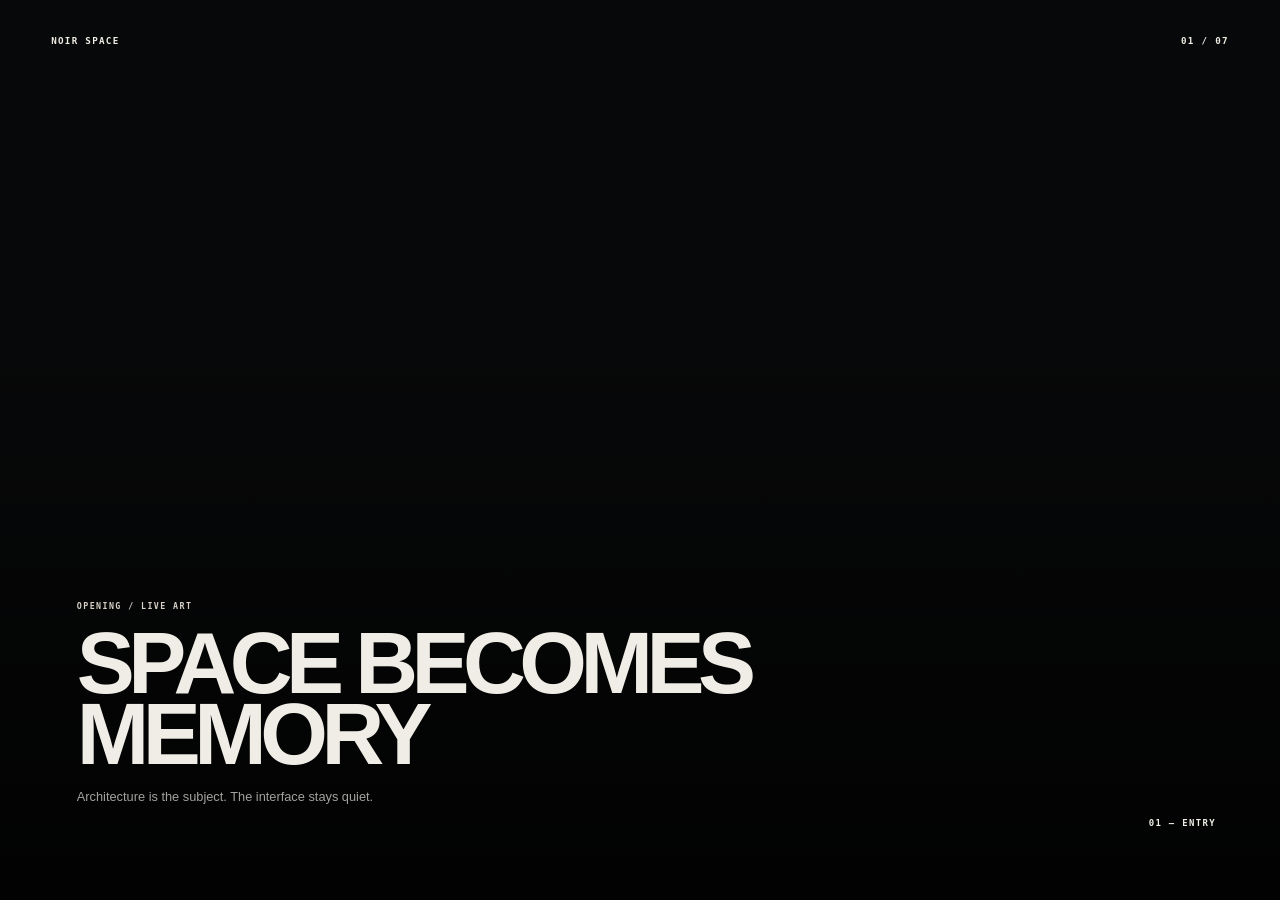
<file: vizion-migration/screen.html>
<!doctype html><html><head><meta charset="utf-8"><meta name="viewport" content="width=device-width,initial-scale=1"><title>VIZION Screen Module</title><link rel="stylesheet" href="screens.css"></head><body><main id="screen"></main><script src="projects.js"></script><script src="engine.js"></script></body></html>
</file>
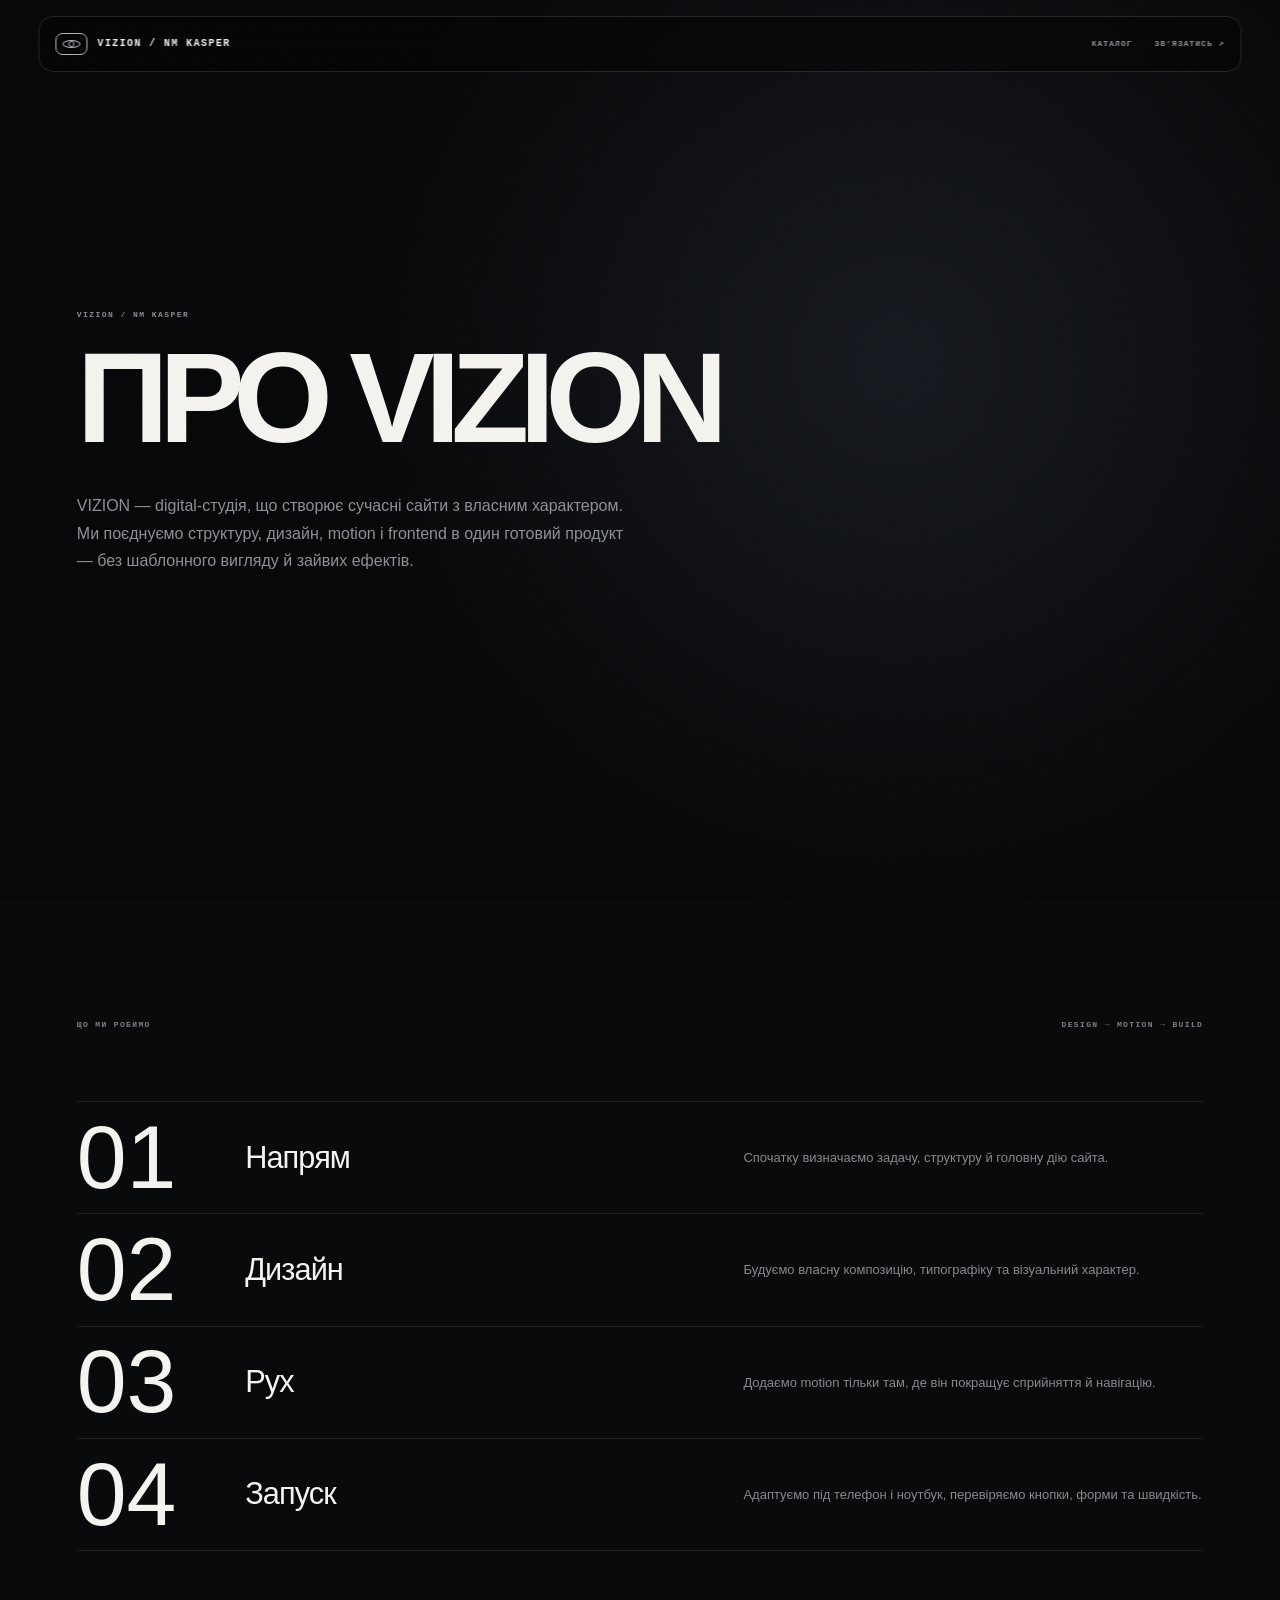
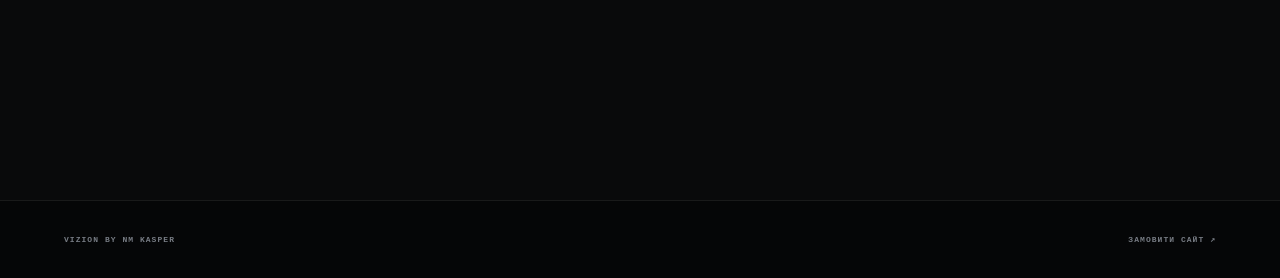
<file: vizion-migration/staging/about.html>
<!doctype html><html lang="uk"><head><meta charset="utf-8"><meta name="viewport" content="width=device-width,initial-scale=1"><title>Про VIZION — студія дизайну та розробки сайтів</title><meta name="description" content="VIZION by NM Kasper — студія сучасних сайтів: UX/UI, motion, frontend, каталоги, корпоративні сайти та інтерактивні web-рішення."><link rel="stylesheet" href="styles.css"></head><body><div class="noise"></div><header class="topbar"><a class="brand" href="index.html"><i class="eye"></i><span>VIZION / NM KASPER</span></a><nav class="nav"><a href="index.html#catalog">КАТАЛОГ</a><a href="https://t.me/kaspertt77" target="_blank">ЗВ’ЯЗАТИСЬ ↗</a></nav></header><main><section class="deep-space" style="min-height:100svh"><span class="kicker">VIZION / NM KASPER</span><h2>ПРО VIZION</h2><p>VIZION — digital-студія, що створює сучасні сайти з власним характером. Ми поєднуємо структуру, дизайн, motion і frontend в один готовий продукт — без шаблонного вигляду й зайвих ефектів.</p></section><section class="manifesto"><div class="manifesto-head"><span>ЩО МИ РОБИМО</span><span>DESIGN → MOTION → BUILD</span></div><div class="letters"><div class="letter"><strong>01</strong><b>Напрям</b><small>Спочатку визначаємо задачу, структуру й головну дію сайта.</small></div><div class="letter"><strong>02</strong><b>Дизайн</b><small>Будуємо власну композицію, типографіку та візуальний характер.</small></div><div class="letter"><strong>03</strong><b>Рух</b><small>Додаємо motion тільки там, де він покращує сприйняття й навігацію.</small></div><div class="letter"><strong>04</strong><b>Запуск</b><small>Адаптуємо під телефон і ноутбук, перевіряємо кнопки, форми та швидкість.</small></div></div></section></main><footer class="footer"><span>VIZION BY NM KASPER</span><a href="https://t.me/kaspertt77">ЗАМОВИТИ САЙТ ↗</a></footer></body></html>
</file>
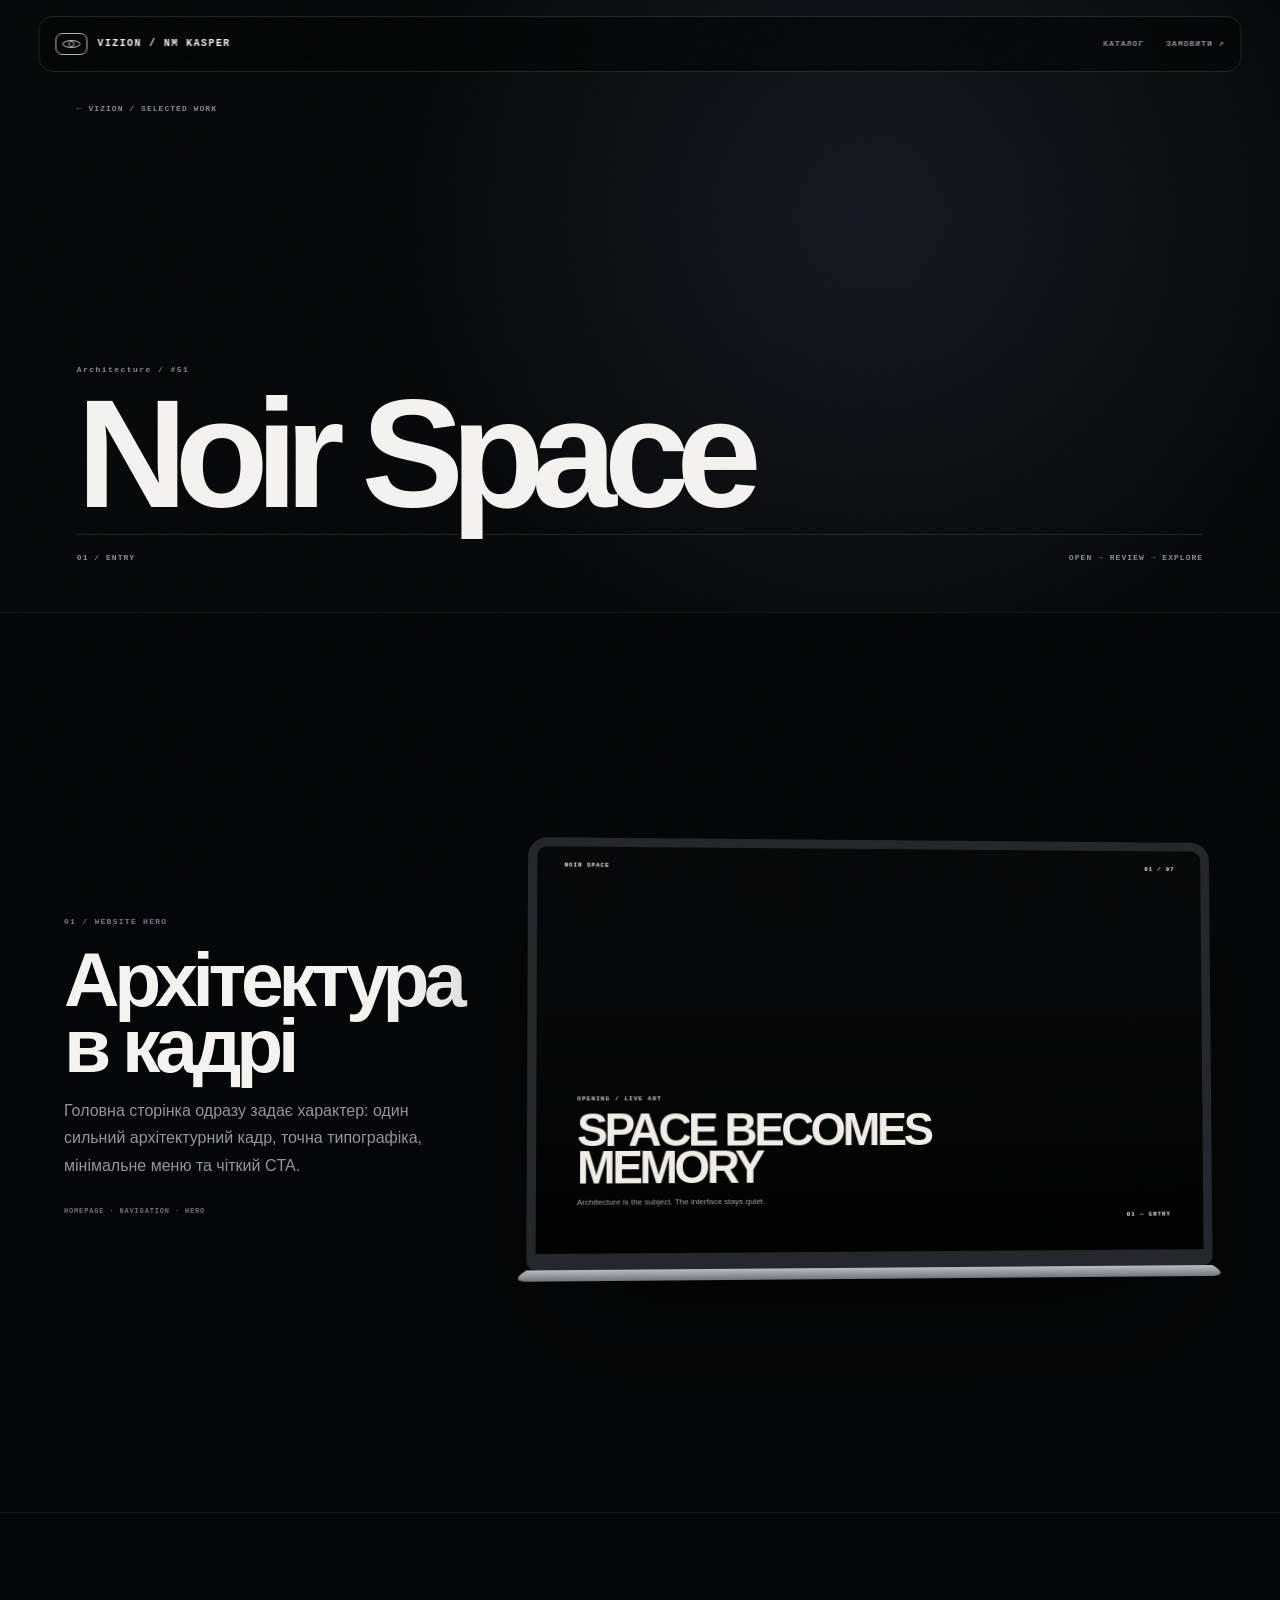
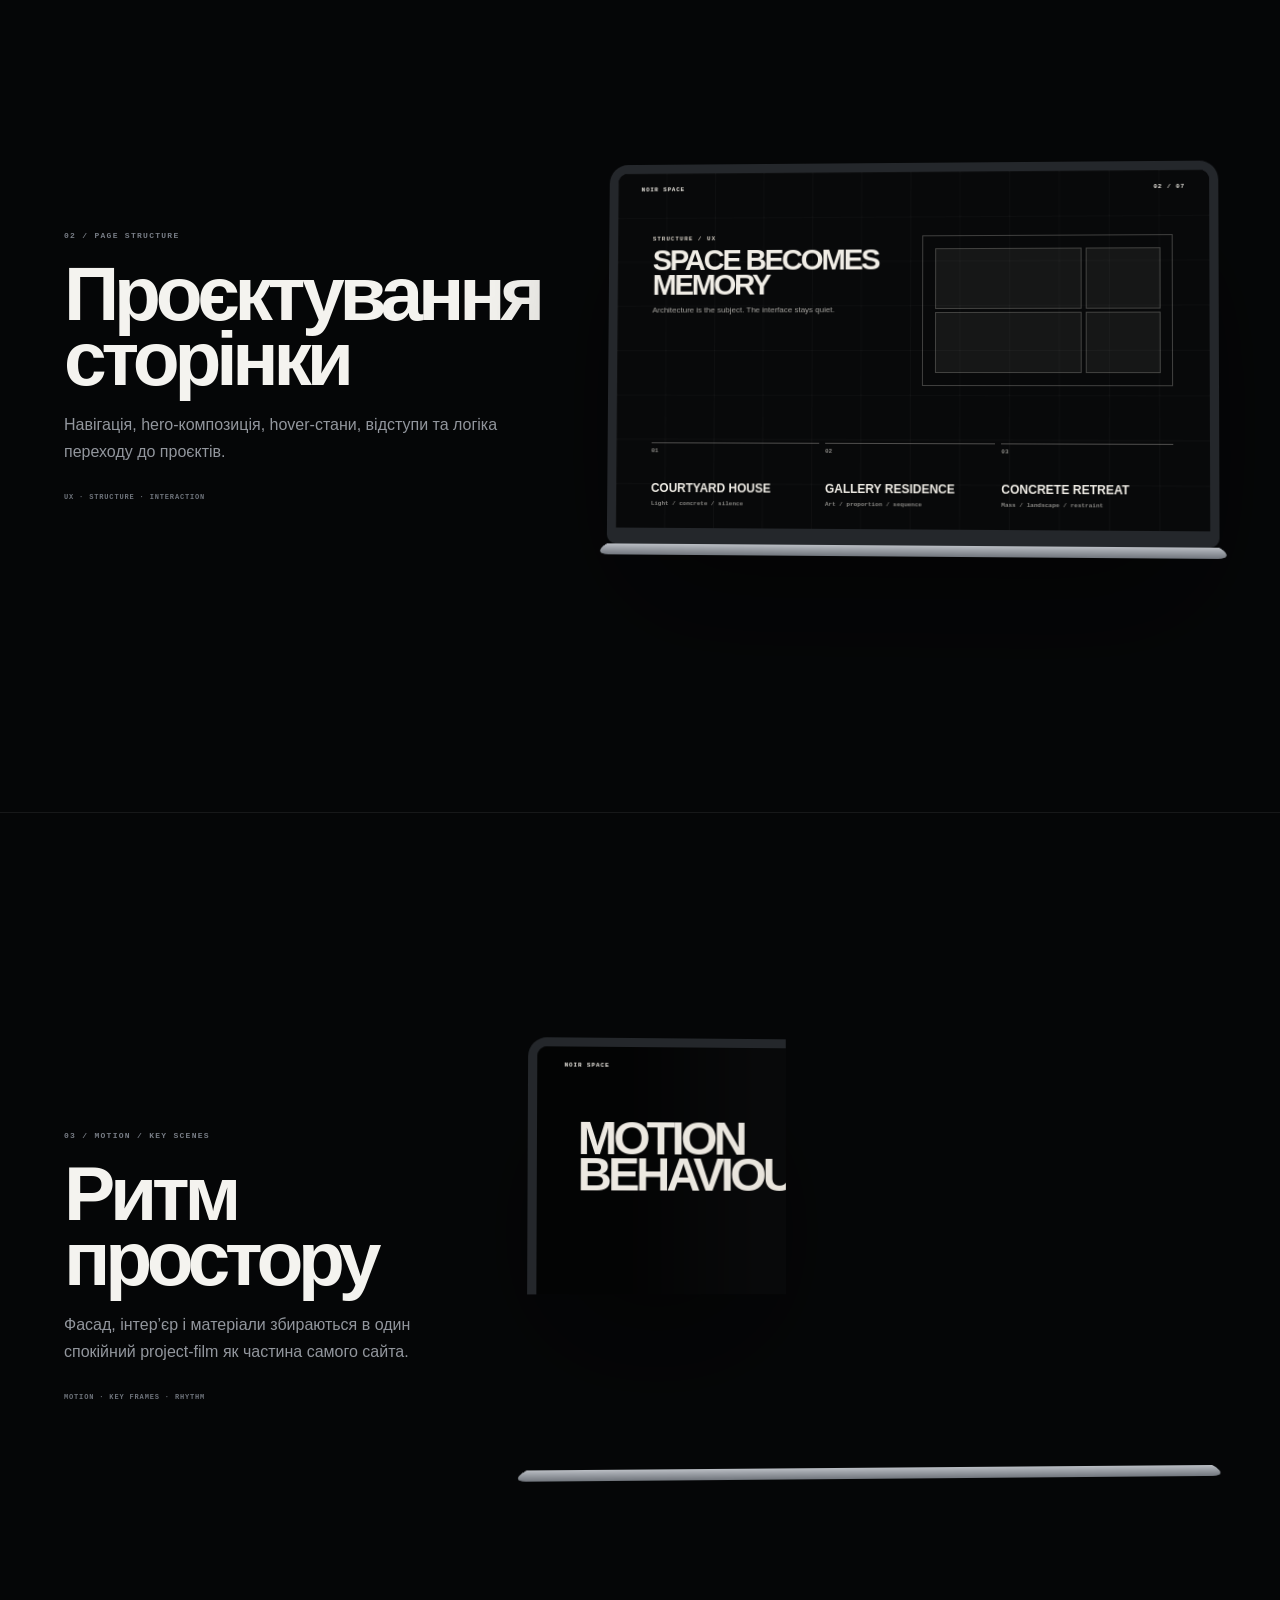
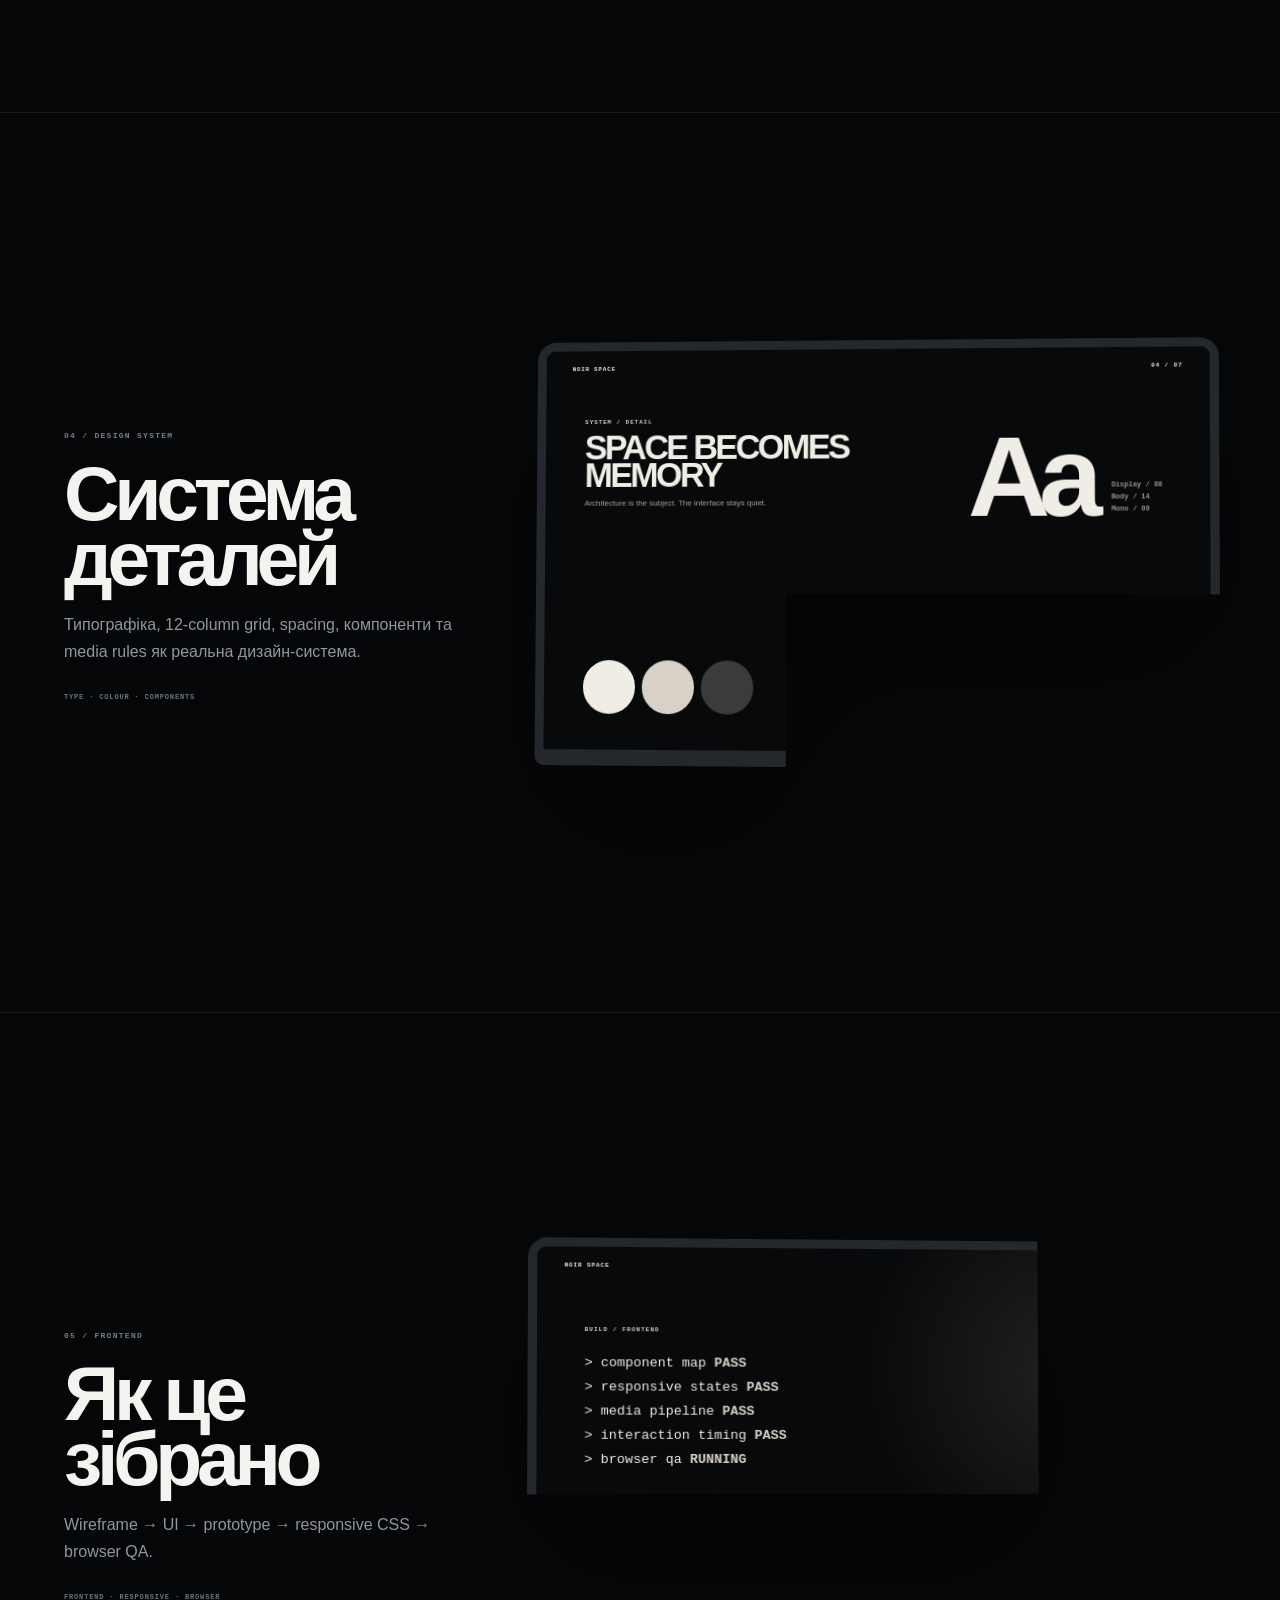
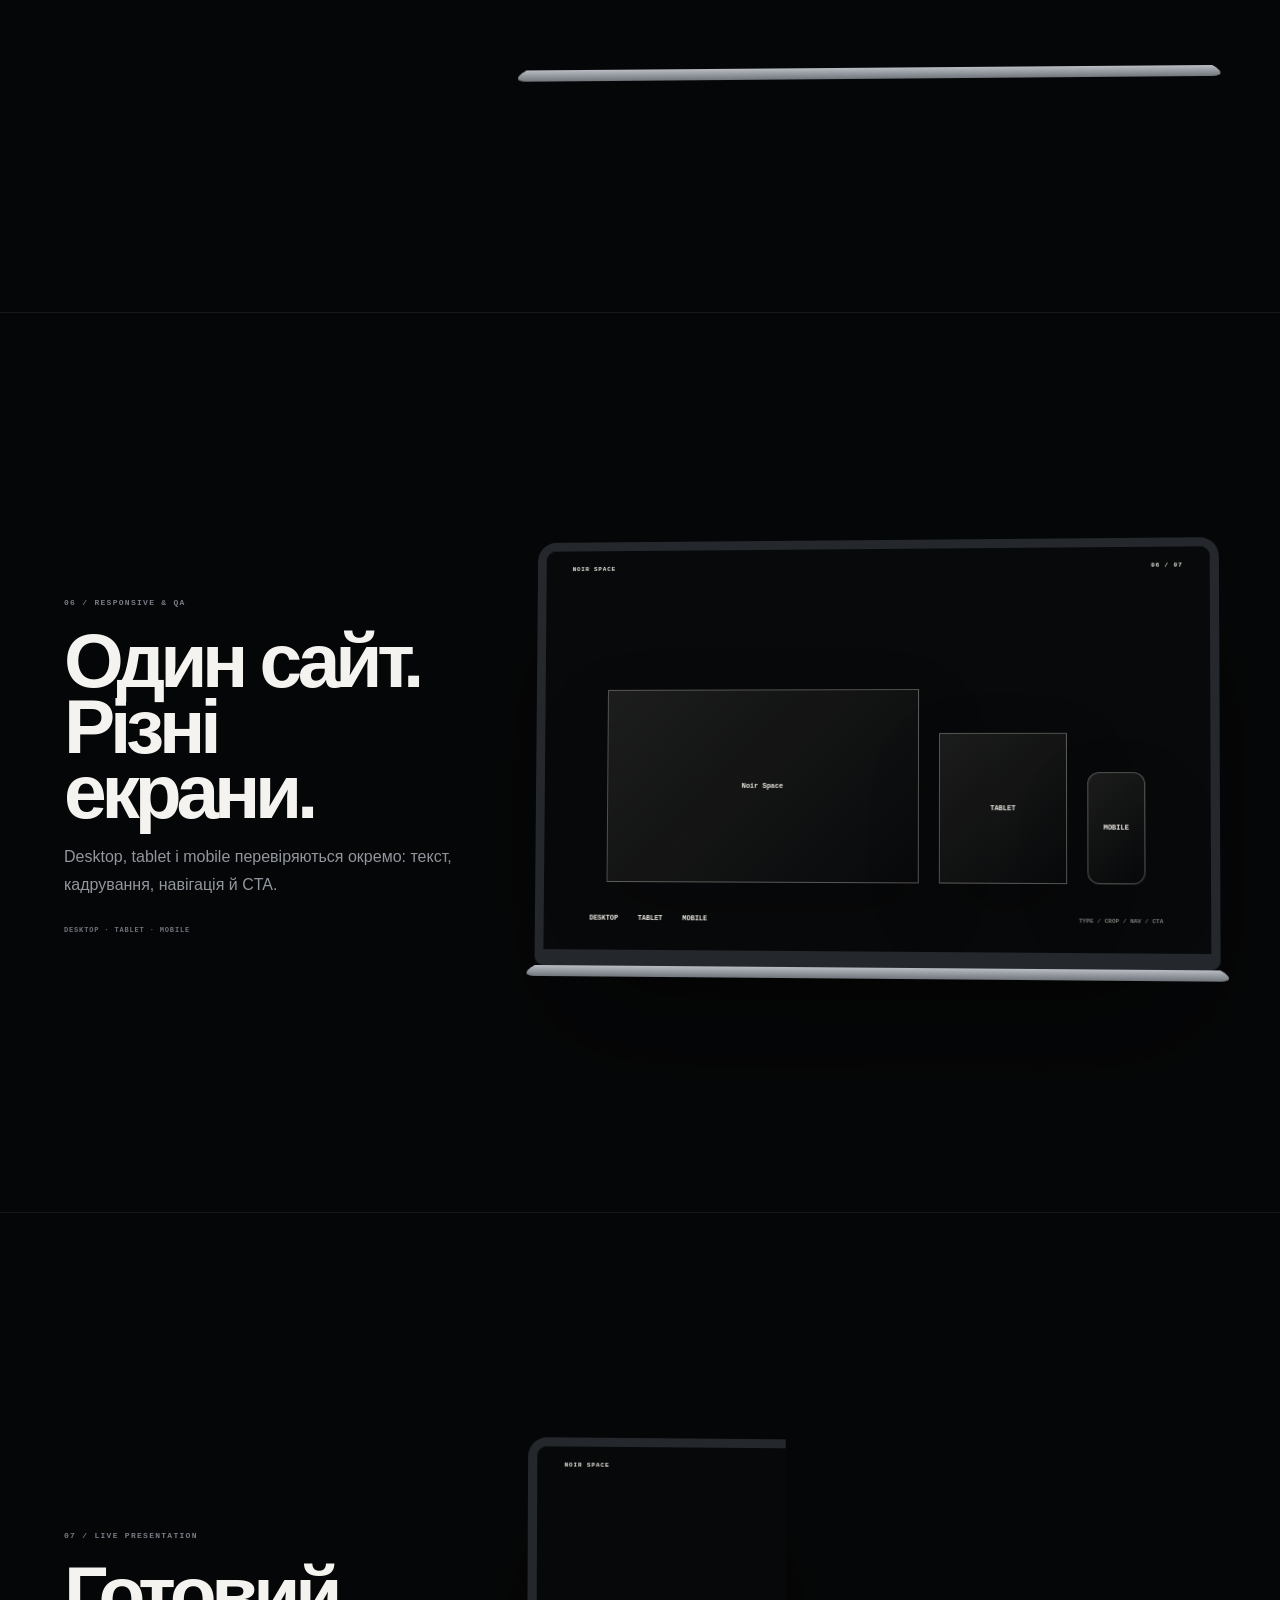
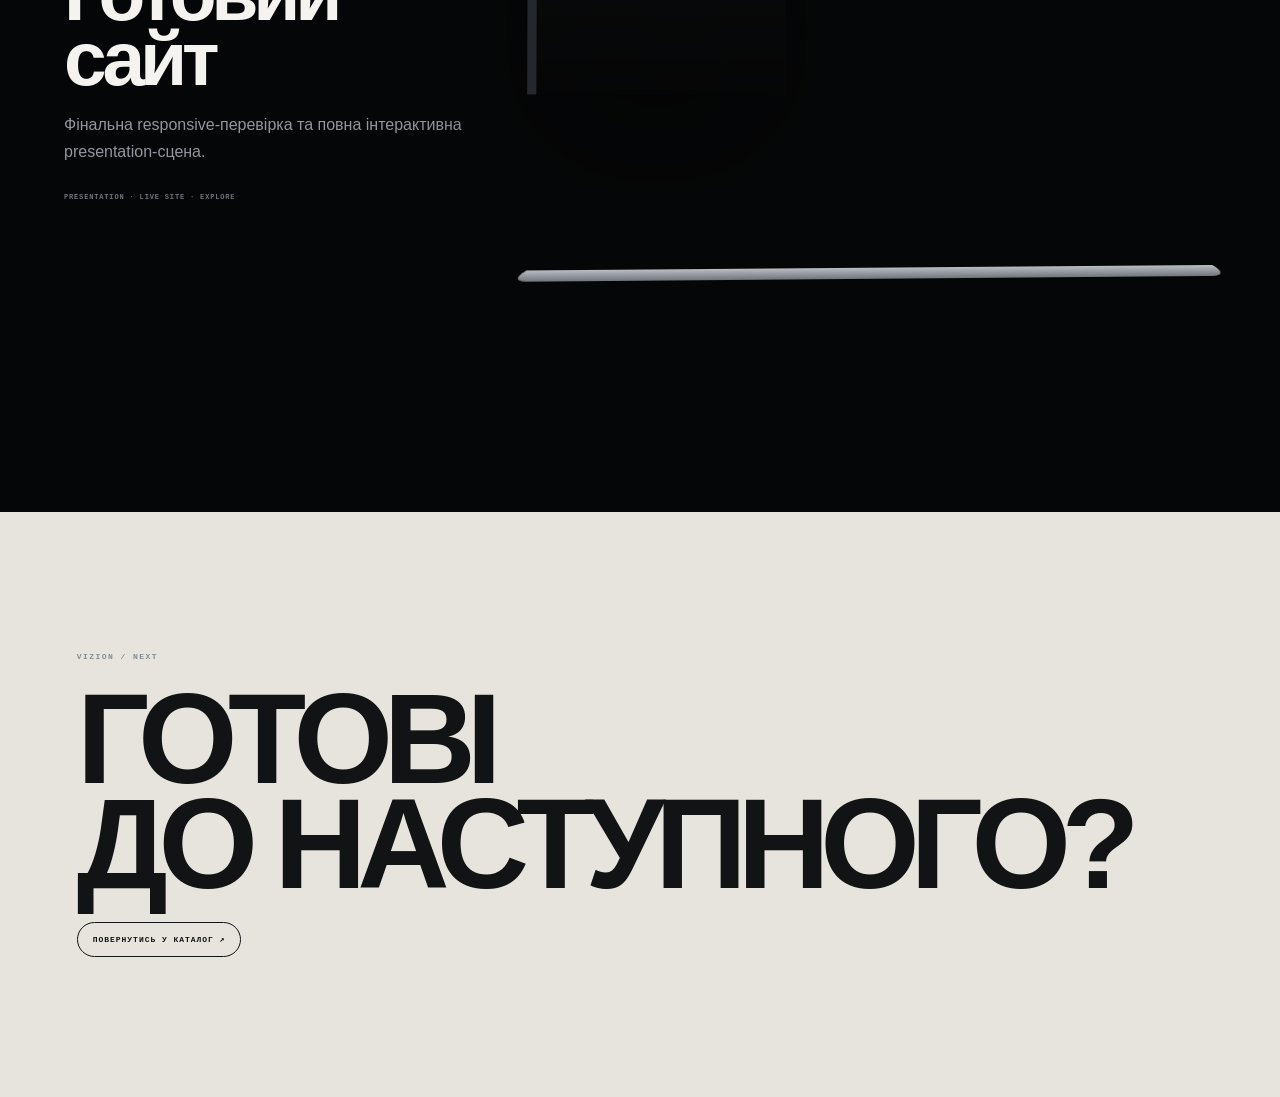
<file: vizion-migration/staging/work.html>
<!doctype html><html lang="uk"><head><meta charset="utf-8"><meta name="viewport" content="width=device-width,initial-scale=1"><title>VIZION — Selected Work</title><meta name="description" content="VIZION selected work case study"><link rel="stylesheet" href="styles.css"></head><body class="work-page"><div class="noise"></div><header class="topbar"><a class="brand" href="index.html"><i class="eye"></i><span>VIZION / NM KASPER</span></a><nav class="nav"><a href="index.html#catalog">КАТАЛОГ</a><a href="https://t.me/kaspertt77" target="_blank">ЗАМОВИТИ ↗</a></nav></header><main id="workRoot"></main><script src="data.js"></script><script src="work.js"></script></body></html>
</file>
<file: vizion-migration/staging/styles.css>
*{box-sizing:border-box}html{scroll-behavior:smooth}body{margin:0;background:#050607;color:#f4f3ef;font-family:Arial,Helvetica,sans-serif;-webkit-font-smoothing:antialiased}a{color:inherit;text-decoration:none}button{font:inherit}.noise{position:fixed;inset:0;z-index:99;pointer-events:none;opacity:.025;background-image:url("data:image/svg+xml,%3Csvg xmlns='http://www.w3.org/2000/svg' width='120' height='120'%3E%3Cfilter id='n'%3E%3CfeTurbulence baseFrequency='.85' numOctaves='3'/%3E%3C/filter%3E%3Crect width='100%25' height='100%25' filter='url(%23n)'/%3E%3C/svg%3E")}.topbar{position:fixed;z-index:80;left:50%;top:16px;transform:translateX(-50%);width:min(94%,1420px);height:56px;display:flex;align-items:center;justify-content:space-between;padding:0 16px;border:1px solid rgba(255,255,255,.12);border-radius:15px;background:rgba(5,6,7,.68);backdrop-filter:blur(22px)}.brand{display:flex;align-items:center;gap:10px;font:700 10px/1 monospace;letter-spacing:.14em}.eye{width:32px;height:22px;border:1px solid #afb2b7;border-radius:7px;position:relative}.eye:before{content:"";position:absolute;left:6px;right:6px;top:6px;bottom:6px;border:1px solid #afb2b7;border-radius:50%}.eye:after{content:"";position:absolute;width:4px;height:4px;border:1px solid #afb2b7;border-radius:50%;left:50%;top:50%;transform:translate(-50%,-50%)}.nav{display:flex;gap:22px;font:700 8px/1 monospace;letter-spacing:.13em;color:#92969d}.nav a:hover{color:#fff}.space{position:relative;min-height:100svh;overflow:hidden;background:radial-gradient(circle at 50% 50%,#151921 0,#090b0e 35%,#050607 72%)}.stars,.stars:before,.stars:after{position:absolute;inset:0;content:"";background-image:radial-gradient(#fff 0.7px,transparent 0.8px);background-size:68px 68px;opacity:.16}.stars:before{transform:translate(31px,18px);background-size:103px 103px;opacity:.14}.stars:after{transform:translate(12px,51px);background-size:151px 151px;opacity:.1}.orb{position:absolute;left:50%;top:50%;width:min(52vw,760px);aspect-ratio:1;transform:translate(-50%,-50%);border-radius:50%;background:radial-gradient(circle,#2c323d 0 7%,#11151b 8% 22%,transparent 23%),radial-gradient(circle at 45% 44%,rgba(255,255,255,.18),transparent 45%);box-shadow:0 0 120px rgba(159,172,193,.08);animation:orb 10s ease-in-out infinite alternate}.orb:before,.orb:after{content:"";position:absolute;inset:9%;border:1px solid rgba(255,255,255,.08);border-radius:49% 51% 50% 50%;transform:rotate(28deg)}.orb:after{inset:22%;transform:rotate(-34deg)}@keyframes orb{to{transform:translate(-50%,-50%) scale(1.05) rotate(6deg)}}.hero-content{position:absolute;z-index:4;left:5vw;right:5vw;bottom:7vh}.kicker{font:700 8px monospace;letter-spacing:.18em;color:#878c95}.hero-content h1{font-size:clamp(85px,19vw,300px);line-height:.66;letter-spacing:-.095em;margin:.12em 0;font-weight:600}.hero-content p{max-width:560px;color:#989ca3;font-size:clamp(13px,1.2vw,18px);line-height:1.6}.scroll-note{position:absolute;right:5vw;bottom:7vh;z-index:5;text-align:right;font:700 8px/1.5 monospace;letter-spacing:.14em;color:#8a8e95}.manifesto{min-height:100svh;padding:120px 6vw 90px;background:#090a0b}.manifesto-head{display:flex;justify-content:space-between;font:700 8px monospace;letter-spacing:.17em;color:#7a7f87;margin-bottom:8vh}.letters{display:grid;gap:0;border-top:1px solid rgba(255,255,255,.09)}.letter{display:grid;grid-template-columns:130px 1fr 1fr;gap:3vw;align-items:center;padding:2.2vh 0;border-bottom:1px solid rgba(255,255,255,.09)}.letter strong{font-size:clamp(50px,7vw,105px);line-height:.8;font-weight:500}.letter b{font-size:clamp(18px,2.4vw,36px);font-weight:500;letter-spacing:-.03em}.letter small{color:#858990;font-size:13px}.deep-space{min-height:84svh;padding:9vw 6vw;display:grid;align-content:center;background:radial-gradient(circle at 70% 40%,#171a20,#070809 54%)}.deep-space h2{font-size:clamp(64px,10vw,155px);line-height:.83;letter-spacing:-.075em;margin:.2em 0}.deep-space p{color:#8d9198;max-width:560px;line-height:1.7}.catalog{padding:110px 5vw;background:#0a0b0c}.catalog-head{display:grid;grid-template-columns:1fr 1fr;gap:8vw;align-items:end;margin-bottom:60px}.catalog-head h2{font-size:clamp(60px,9vw,140px);line-height:.82;letter-spacing:-.075em;margin:.15em 0}.catalog-head p{color:#8e9299;line-height:1.7;max-width:520px}.catalog-meta{display:flex;justify-content:space-between;padding:14px 0;border-top:1px solid rgba(255,255,255,.1);border-bottom:1px solid rgba(255,255,255,.1);font:700 8px monospace;letter-spacing:.13em;color:#7f838a}.grid{display:grid;grid-template-columns:repeat(2,1fr);gap:52px 16px;margin-top:42px}.card{display:block}.preview{aspect-ratio:16/9;position:relative;overflow:hidden;background:#101216;border:1px solid rgba(255,255,255,.1)}.preview:before{content:"";position:absolute;inset:0;background:var(--image) center/cover;filter:saturate(.65) contrast(1.05);transition:transform .7s cubic-bezier(.16,1,.3,1)}.preview:after{content:"OPEN CASE ↗";position:absolute;right:14px;bottom:14px;background:rgba(6,7,8,.78);border:1px solid rgba(255,255,255,.18);backdrop-filter:blur(10px);padding:9px 11px;font:700 7px monospace;letter-spacing:.12em;opacity:0;transform:translateY(8px);transition:.3s}.card:hover .preview:before{transform:scale(1.05)}.card:hover .preview:after{opacity:1;transform:none}.card-top{display:flex;justify-content:space-between;margin-top:13px;font:700 8px monospace;letter-spacing:.12em;color:#747981}.card h3{font-size:clamp(25px,2.5vw,38px);font-weight:500;letter-spacing:-.045em;margin:8px 0}.card p{color:#888d94;max-width:620px;line-height:1.65;font-size:13px}.price{margin-top:20px;display:flex;gap:12px;align-items:end}.price small{font:700 7px monospace;letter-spacing:.12em;color:#777b82}.price strong{font-size:20px;font-weight:500}.footer{padding:34px 5vw;border-top:1px solid rgba(255,255,255,.08);display:flex;justify-content:space-between;font:700 8px monospace;letter-spacing:.13em;color:#777c84}.work-page{background:#050607}.work-entry{height:68svh;min-height:540px;padding:120px 6vw 50px;display:flex;flex-direction:column;justify-content:flex-end;background:radial-gradient(circle at 68% 35%,#161a20,#070809 50%)}.work-entry .back{position:absolute;top:104px;font:700 8px monospace;letter-spacing:.13em;color:#858a92}.work-entry h1{font-size:clamp(74px,12vw,185px);line-height:.8;letter-spacing:-.085em;margin:.12em 0}.work-entry .entry-line{display:flex;justify-content:space-between;border-top:1px solid rgba(255,255,255,.11);padding-top:18px;font:700 8px monospace;letter-spacing:.13em;color:#8a8e95}.case-scene{min-height:100svh;display:grid;grid-template-columns:.74fr 1.26fr;gap:5vw;align-items:center;padding:10vh 5vw;border-top:1px solid rgba(255,255,255,.07);overflow:hidden}.case-copy small{font:700 8px monospace;letter-spacing:.16em;color:#777c85}.case-copy h2{font-size:clamp(48px,6vw,96px);line-height:.85;letter-spacing:-.068em;margin:.25em 0}.case-copy p{max-width:500px;color:#92969d;line-height:1.7}.tags{margin-top:28px;font:700 7px monospace;letter-spacing:.12em;color:#6e737b}.laptop-stage{perspective:1800px;transform-style:preserve-3d}.laptop{filter:drop-shadow(0 65px 70px rgba(0,0,0,.45));transform:rotateY(-4deg) rotateX(2deg);transition:transform .7s cubic-bezier(.16,1,.3,1)}.case-scene:nth-child(even) .laptop{transform:rotateY(4deg) rotateX(2deg)}.case-scene:hover .laptop{transform:rotateY(0) rotateX(0) translateY(-8px)}.screen-frame{aspect-ratio:16/10;border:9px solid #24272b;border-bottom-width:16px;border-radius:19px 19px 9px 9px;overflow:hidden;background:#08090a;box-shadow:inset 0 0 0 1px rgba(255,255,255,.06)}.screen-frame iframe{display:block;width:100%;height:100%;border:0;background:#08090a}.laptop-base{height:18px;background:linear-gradient(#babec4,#72777e);border-radius:2px 2px 16px 16px;transform:perspective(300px) rotateX(55deg);transform-origin:top}.work-end{min-height:65svh;padding:8vw 6vw;display:flex;flex-direction:column;justify-content:center;background:#e7e4dd;color:#111315}.work-end h2{font-size:clamp(65px,10vw,150px);line-height:.82;letter-spacing:-.075em;margin:.2em 0}.work-end a{display:inline-flex;align-self:flex-start;padding:12px 15px;border:1px solid #111315;border-radius:999px;font:700 8px monospace;letter-spacing:.12em}.work-end a:hover{background:#111315;color:#fff}@media(max-width:900px){.nav a:nth-child(2){display:none}.hero-content h1{font-size:28vw}.letter{grid-template-columns:70px 1fr}.letter small{grid-column:2}.catalog-head{grid-template-columns:1fr}.grid{grid-template-columns:1fr}.case-scene{grid-template-columns:1fr;padding:90px 20px}.case-copy{max-width:660px}.work-entry{padding:120px 20px 45px}.manifesto,.deep-space,.catalog{padding-left:20px;padding-right:20px}.footer{padding:28px 20px}.screen-frame{border-width:6px;border-bottom-width:11px}.orb{width:86vw}}
</file>
<file: catalog.css>
*{box-sizing:border-box}html{scroll-behavior:smooth}body{margin:0;background:#090a0b;color:#f2f0ea;font-family:Inter,Arial,sans-serif;-webkit-font-smoothing:antialiased;overflow-x:hidden}a{color:inherit;text-decoration:none}.grain{position:fixed;inset:0;z-index:999;pointer-events:none;opacity:.03;background-image:url("data:image/svg+xml,%3Csvg xmlns='http://www.w3.org/2000/svg' width='120' height='120'%3E%3Cfilter id='n'%3E%3CfeTurbulence type='fractalNoise' baseFrequency='.9' numOctaves='3'/%3E%3C/filter%3E%3Crect width='100%25' height='100%25' filter='url(%23n)' opacity='.8'/%3E%3C/svg%3E")}.cat-nav{position:fixed;z-index:90;top:17px;left:50%;transform:translateX(-50%);width:min(94%,1380px);height:54px;border:1px solid rgba(255,255,255,.12);background:rgba(9,10,11,.7);backdrop-filter:blur(22px);border-radius:14px;padding:0 14px;display:grid;grid-template-columns:1fr auto 1fr;align-items:center}.cat-nav a,.cat-nav span{font:700 8px ui-monospace,monospace;letter-spacing:.14em}.cat-nav span{color:#777b81}.cat-nav a:last-child{justify-self:end}.cat-hero{min-height:86svh;padding:150px 6vw 80px;display:grid;grid-template-columns:1.2fr .55fr;gap:10vw;align-items:end;background:radial-gradient(circle at 62% 28%,#1f2227,#0d0f11 42%,#090a0b 72%)}.cat-hero span,.archive-head span,.cat-end>span{font:700 8px ui-monospace,monospace;letter-spacing:.2em;color:#858990}.cat-hero h1{font:500 clamp(68px,10vw,168px)/.8 Manrope,sans-serif;letter-spacing:-.078em;margin:20px 0 0}.cat-hero h1 i{font-style:normal;color:#8f9297}.cat-hero p{font-size:15px;line-height:1.8;color:#9a9da3;max-width:470px}.filter-shell{position:sticky;top:83px;z-index:70;padding:0 4vw;background:linear-gradient(#090a0b 50%,transparent)}.filters{display:flex;gap:7px;overflow:auto;padding:12px 0 18px;scrollbar-width:none}.filters::-webkit-scrollbar{display:none}.filters button{white-space:nowrap;background:#121417;border:1px solid rgba(255,255,255,.11);color:#8e9298;border-radius:999px;padding:9px 13px;font:700 8px ui-monospace,monospace;letter-spacing:.1em;cursor:pointer}.filters button.active,.filters button:hover{background:#ece9e2;color:#0c0d0e;border-color:#ece9e2}.showcase{position:relative}.chapter{min-height:118svh;padding:14vh 6vw 10vh;display:grid;grid-template-columns:.95fr 1.35fr;gap:7vw;align-items:center;border-top:1px solid rgba(255,255,255,.065);perspective:1800px;overflow:hidden}.chapter:nth-child(even){grid-template-columns:1.35fr .95fr}.chapter:nth-child(even) .chapter-copy{order:2}.chapter-copy{opacity:.35;transform:translateY(80px);transition:1s cubic-bezier(.16,1,.3,1)}.chapter.in .chapter-copy{opacity:1;transform:none}.chapter-copy>span{font:700 8px ui-monospace,monospace;letter-spacing:.18em;color:#72767c}.chapter-copy h2{font:500 clamp(58px,7.3vw,118px)/.82 Manrope,sans-serif;letter-spacing:-.073em;margin:17px 0 25px}.chapter-copy p{color:#8f9399;line-height:1.75;max-width:530px}.chapter-meta{margin-top:35px;border-top:1px solid rgba(255,255,255,.1);padding-top:15px;display:grid;gap:10px}.chapter-meta div{display:flex;justify-content:space-between;font:600 8px ui-monospace,monospace;letter-spacing:.12em;color:#6f7379}.chapter-copy>a{display:inline-flex;margin-top:30px;border-bottom:1px solid #9a9da1;padding-bottom:6px;font:700 9px ui-monospace,monospace;letter-spacing:.12em}.device-stage{position:relative;transform-style:preserve-3d;opacity:.25;transform:translate3d(0,120px,-300px) rotateX(13deg) rotateY(-8deg);transition:1.2s cubic-bezier(.16,1,.3,1)}.chapter:nth-child(even) .device-stage{transform:translate3d(0,120px,-300px) rotateX(13deg) rotateY(8deg)}.chapter.in .device-stage{opacity:1;transform:translate3d(0,0,0) rotateX(0) rotateY(0)}.laptop{position:relative;filter:drop-shadow(0 70px 70px rgba(0,0,0,.42))}.screen{position:relative;background:#0e1012;border:9px solid #24272b;border-bottom-width:16px;border-radius:19px 19px 10px 10px;overflow:hidden;aspect-ratio:16/10;box-shadow:inset 0 0 0 1px rgba(255,255,255,.06)}.screen iframe{position:absolute;inset:0;width:100%;height:100%;border:0;background:#fff}.screen:after{content:"";position:absolute;inset:0;pointer-events:none;box-shadow:inset 0 0 0 1px rgba(255,255,255,.08)}.base{height:17px;background:linear-gradient(180deg,#c2c5ca,#6f747a);border-radius:2px 2px 16px 16px;transform:perspective(300px) rotateX(55deg);transform-origin:top;box-shadow:0 12px 20px rgba(0,0,0,.34)}.base:after{content:"";display:block;width:14%;height:5px;margin:auto;background:#65696e;border-radius:0 0 6px 6px}.device-glow{position:absolute;inset:12% 5% -8%;background:radial-gradient(circle,var(--glow),transparent 67%);filter:blur(55px);opacity:.28;z-index:-1}.chapter[data-motion="float"].in .device-stage{animation:float 5s ease-in-out infinite}.chapter[data-motion="tilt"].in .device-stage{animation:tilt 6s ease-in-out infinite}.chapter[data-motion="drift"].in .device-stage{animation:drift 7s ease-in-out infinite}@keyframes float{50%{transform:translateY(-16px) rotateZ(.7deg)}}@keyframes tilt{50%{transform:rotateY(-4deg) rotateX(2deg)}}@keyframes drift{50%{transform:translateX(14px) rotateZ(-.8deg)}}.archive{padding:120px 5vw;background:#e5e2da;color:#101214}.archive-head{display:grid;grid-template-columns:.25fr 1fr .45fr;gap:4vw;align-items:end;margin-bottom:55px}.archive-head span{color:#6e706d}.archive-head h2{font:500 clamp(54px,7vw,110px)/.86 Manrope,sans-serif;letter-spacing:-.069em;margin:0}.archive-head p{color:#666965;line-height:1.7}.archive-grid{display:grid;grid-template-columns:repeat(3,1fr);gap:50px 14px}.archive-card{display:block}.mini-screen{aspect-ratio:16/10;position:relative;overflow:hidden;background:var(--bg);border:1px solid rgba(0,0,0,.12);transition:.45s cubic-bezier(.16,1,.3,1)}.mini-screen:before{content:"";position:absolute;inset:0;background:var(--art);transform:scale(1.02);transition:.6s}.mini-screen:after{content:"OPEN LIVE ↗";position:absolute;right:12px;bottom:12px;padding:8px 10px;background:#101214;color:#fff;font:700 7px ui-monospace,monospace;letter-spacing:.12em;opacity:0;transform:translateY(8px);transition:.3s}.archive-card:hover .mini-screen{transform:translateY(-6px)}.archive-card:hover .mini-screen:before{transform:scale(1.08) rotate(.5deg)}.archive-card:hover .mini-screen:after{opacity:1;transform:none}.archive-card small{display:block;margin-top:12px;font:700 7px ui-monospace,monospace;letter-spacing:.12em;color:#71736f}.archive-card strong{display:block;margin-top:4px;font:500 23px Manrope,sans-serif;letter-spacing:-.035em}.cat-end{min-height:76svh;display:flex;flex-direction:column;justify-content:center;align-items:flex-start;padding:8vw;background:#0a0b0c}.cat-end h2{font:500 clamp(70px,10vw,160px)/.82 Manrope,sans-serif;letter-spacing:-.078em;margin:20px 0 50px}.cat-end a{padding:14px 16px;border:1px solid rgba(255,255,255,.18);border-radius:999px;font:700 8px ui-monospace,monospace;letter-spacing:.12em;background:#efede7;color:#0b0d0e}@media(max-width:960px){.cat-nav{grid-template-columns:1fr auto}.cat-nav span{display:none}.cat-hero{grid-template-columns:1fr;min-height:auto;padding:130px 20px 70px}.chapter,.chapter:nth-child(even){grid-template-columns:1fr;padding:100px 20px;min-height:auto}.chapter:nth-child(even) .chapter-copy{order:0}.chapter-copy{order:0!important}.device-stage{order:1}.archive{padding:90px 20px}.archive-head{grid-template-columns:1fr}.archive-grid{grid-template-columns:1fr 1fr}.filter-shell{padding:0 20px}.cat-end{padding:90px 20px}}@media(max-width:560px){.archive-grid{grid-template-columns:1fr}.screen{border-width:6px;border-bottom-width:11px}.chapter-copy h2{font-size:58px}.cat-hero h1{font-size:64px}.cat-end h2{font-size:66px}}
</file>
<file: vizion-migration/screens.css>
*{box-sizing:border-box}html,body{margin:0;width:100%;height:100%;overflow:hidden}body{font-family:Arial,Helvetica,sans-serif;background:var(--bg);color:var(--fg)}button{font:inherit}.scene{position:relative;width:100vw;height:100vh;background:var(--bg);color:var(--fg);overflow:hidden}.screen-nav{position:absolute;z-index:8;left:4%;right:4%;top:4%;display:flex;justify-content:space-between;font:700 clamp(6px,.72vw,11px)/1 monospace;letter-spacing:.14em;text-transform:uppercase}.copy{position:absolute;z-index:5;left:6%;bottom:9%;max-width:62%}.copy small,.terminal small,.final-copy small{font:700 clamp(6px,.65vw,10px)/1 monospace;letter-spacing:.17em;color:var(--accent)}.copy h1{font-size:clamp(30px,6.8vw,100px);line-height:.82;letter-spacing:-.075em;margin:.16em 0 .2em;font-weight:600}.copy p{max-width:440px;font-size:clamp(8px,1vw,16px);line-height:1.5;opacity:.68}.hero-film video,.hero-film img,.motion video,.motion img,.final video,.final img{position:absolute;inset:0;width:100%;height:100%;object-fit:cover;filter:saturate(.72) contrast(1.06);animation:ken 8s ease-in-out infinite alternate}.shade{position:absolute;inset:0;background:linear-gradient(180deg,rgba(0,0,0,.08),rgba(0,0,0,.15) 40%,rgba(0,0,0,.78))}.index{position:absolute;right:5%;bottom:8%;font:700 clamp(6px,.7vw,11px) monospace;letter-spacing:.15em}.structure{padding:8% 6%}.grid-lines{position:absolute;inset:0;background-image:linear-gradient(rgba(255,255,255,.05) 1px,transparent 1px),linear-gradient(90deg,rgba(255,255,255,.05) 1px,transparent 1px);background-size:8.333% 12.5%;opacity:.6}.structure .copy{top:15%;bottom:auto;max-width:45%}.structure .copy h1{font-size:clamp(28px,5vw,75px)}.wire{position:absolute;right:6%;top:18%;width:42%;height:42%;border:1px solid color-mix(in srgb,var(--fg) 24%,transparent);display:grid;grid-template-columns:2fr 1fr;gap:2%;padding:2%}.wire i{border:1px solid color-mix(in srgb,var(--fg) 20%,transparent);background:color-mix(in srgb,var(--accent) 7%,transparent)}.cards{position:absolute;z-index:4;left:6%;right:6%;bottom:6%;display:grid;grid-template-columns:repeat(3,1fr);gap:1.2%}.cards article{min-height:18vh;border-top:1px solid color-mix(in srgb,var(--fg) 30%,transparent);padding-top:2.4%;display:flex;flex-direction:column}.cards span,.cards small{font:700 clamp(6px,.65vw,10px) monospace;opacity:.55}.cards b{font-size:clamp(12px,1.6vw,25px);margin:auto 0 .35em}.motion .film-mask{position:absolute;inset:0;background:linear-gradient(90deg,var(--bg) 0 14%,transparent 35% 72%,var(--bg) 100%);mix-blend-mode:multiply;opacity:.65}.motion-title{position:absolute;z-index:4;left:6%;top:18%;font-size:clamp(38px,7vw,110px);font-weight:700;line-height:.78;letter-spacing:-.08em;mix-blend-mode:difference}.frame-counter{position:absolute;z-index:5;right:5%;bottom:10%;font:700 clamp(7px,.8vw,12px) monospace}.playline{position:absolute;z-index:5;left:6%;right:6%;bottom:5%;height:1px;background:rgba(255,255,255,.18);overflow:hidden}.playline i{display:block;width:35%;height:100%;background:var(--accent);animation:play 3.4s linear infinite}.system{padding:8% 6%}.system .copy{top:15%;bottom:auto}.system .copy h1{font-size:clamp(30px,5.2vw,80px)}.type-spec{position:absolute;right:7%;top:22%;display:flex;align-items:flex-end;gap:3vw}.type-spec b{font-size:clamp(90px,17vw,250px);line-height:.7;letter-spacing:-.1em}.type-spec span{font:700 clamp(7px,.8vw,12px)/1.7 monospace;opacity:.6}.swatches{position:absolute;left:6%;bottom:9%;display:flex;gap:1vw}.swatches i{width:8vw;height:8vw;max-width:110px;max-height:110px;border-radius:50%;background:var(--fg)}.swatches i:nth-child(2){background:var(--accent)}.swatches i:nth-child(3){background:color-mix(in srgb,var(--accent) 25%,var(--bg))}.spacing{position:absolute;right:6%;bottom:10%;font:700 clamp(7px,.8vw,12px) monospace;letter-spacing:.13em}.build{background:radial-gradient(circle at 80% 30%,color-mix(in srgb,var(--accent) 12%,transparent),transparent 35%),var(--bg)}.terminal{position:absolute;left:7%;top:18%;width:65%;font-family:monospace}.terminal p{font-size:clamp(12px,2vw,30px);line-height:1.8;margin-top:4vh}.terminal b{color:var(--accent)}.build-meter{position:absolute;left:7%;right:7%;bottom:12%;height:2px;background:color-mix(in srgb,var(--fg) 16%,transparent)}.build-meter i{display:block;width:94%;height:100%;background:var(--accent);animation:meter 3s ease-in-out infinite alternate}.build-meter span{position:absolute;right:0;bottom:12px;font:700 clamp(8px,.9vw,13px) monospace}.responsive{padding:9% 6%}.devices{position:absolute;left:7%;right:7%;top:19%;bottom:17%;display:flex;align-items:flex-end;justify-content:center;gap:3vw}.devices>div{border:1px solid color-mix(in srgb,var(--fg) 30%,transparent);background:linear-gradient(135deg,color-mix(in srgb,var(--accent) 10%,transparent),transparent);box-shadow:0 30px 70px rgba(0,0,0,.22);position:relative;display:flex;align-items:center;justify-content:center;font:700 clamp(7px,.8vw,12px) monospace}.desk{width:55%;height:75%}.tab{width:22%;height:58%}.phone{width:10%;height:43%;border-radius:12px!important}.qa{position:absolute;left:7%;right:7%;bottom:7%;display:flex;gap:3vw;align-items:end}.qa b{font:700 clamp(7px,.8vw,12px) monospace}.qa small{margin-left:auto;font:700 clamp(6px,.7vw,10px) monospace;opacity:.5}.final .final-mark{position:absolute;z-index:5;right:6%;top:15%;font-size:clamp(55px,12vw,180px);font-weight:700;line-height:.72;letter-spacing:-.08em;text-align:right;mix-blend-mode:difference}.final-copy{position:absolute;z-index:6;left:6%;bottom:8%}.final-copy h2{font-size:clamp(25px,4vw,60px);letter-spacing:-.05em;margin:.25em 0}.final-copy p{font-size:clamp(8px,1vw,15px);opacity:.65}.final-copy button{margin-top:1.5em;border:1px solid color-mix(in srgb,var(--fg) 35%,transparent);background:color-mix(in srgb,var(--bg) 65%,transparent);color:var(--fg);padding:.9em 1.1em;border-radius:999px;font:700 clamp(6px,.7vw,10px) monospace;letter-spacing:.1em}.final-copy button:hover{background:var(--fg);color:var(--bg)}@keyframes ken{to{transform:scale(1.06) translate3d(-1.5%,1%,0)}}@keyframes play{from{transform:translateX(-100%)}to{transform:translateX(340%)}}@keyframes meter{from{width:72%}to{width:94%}}
</file>
